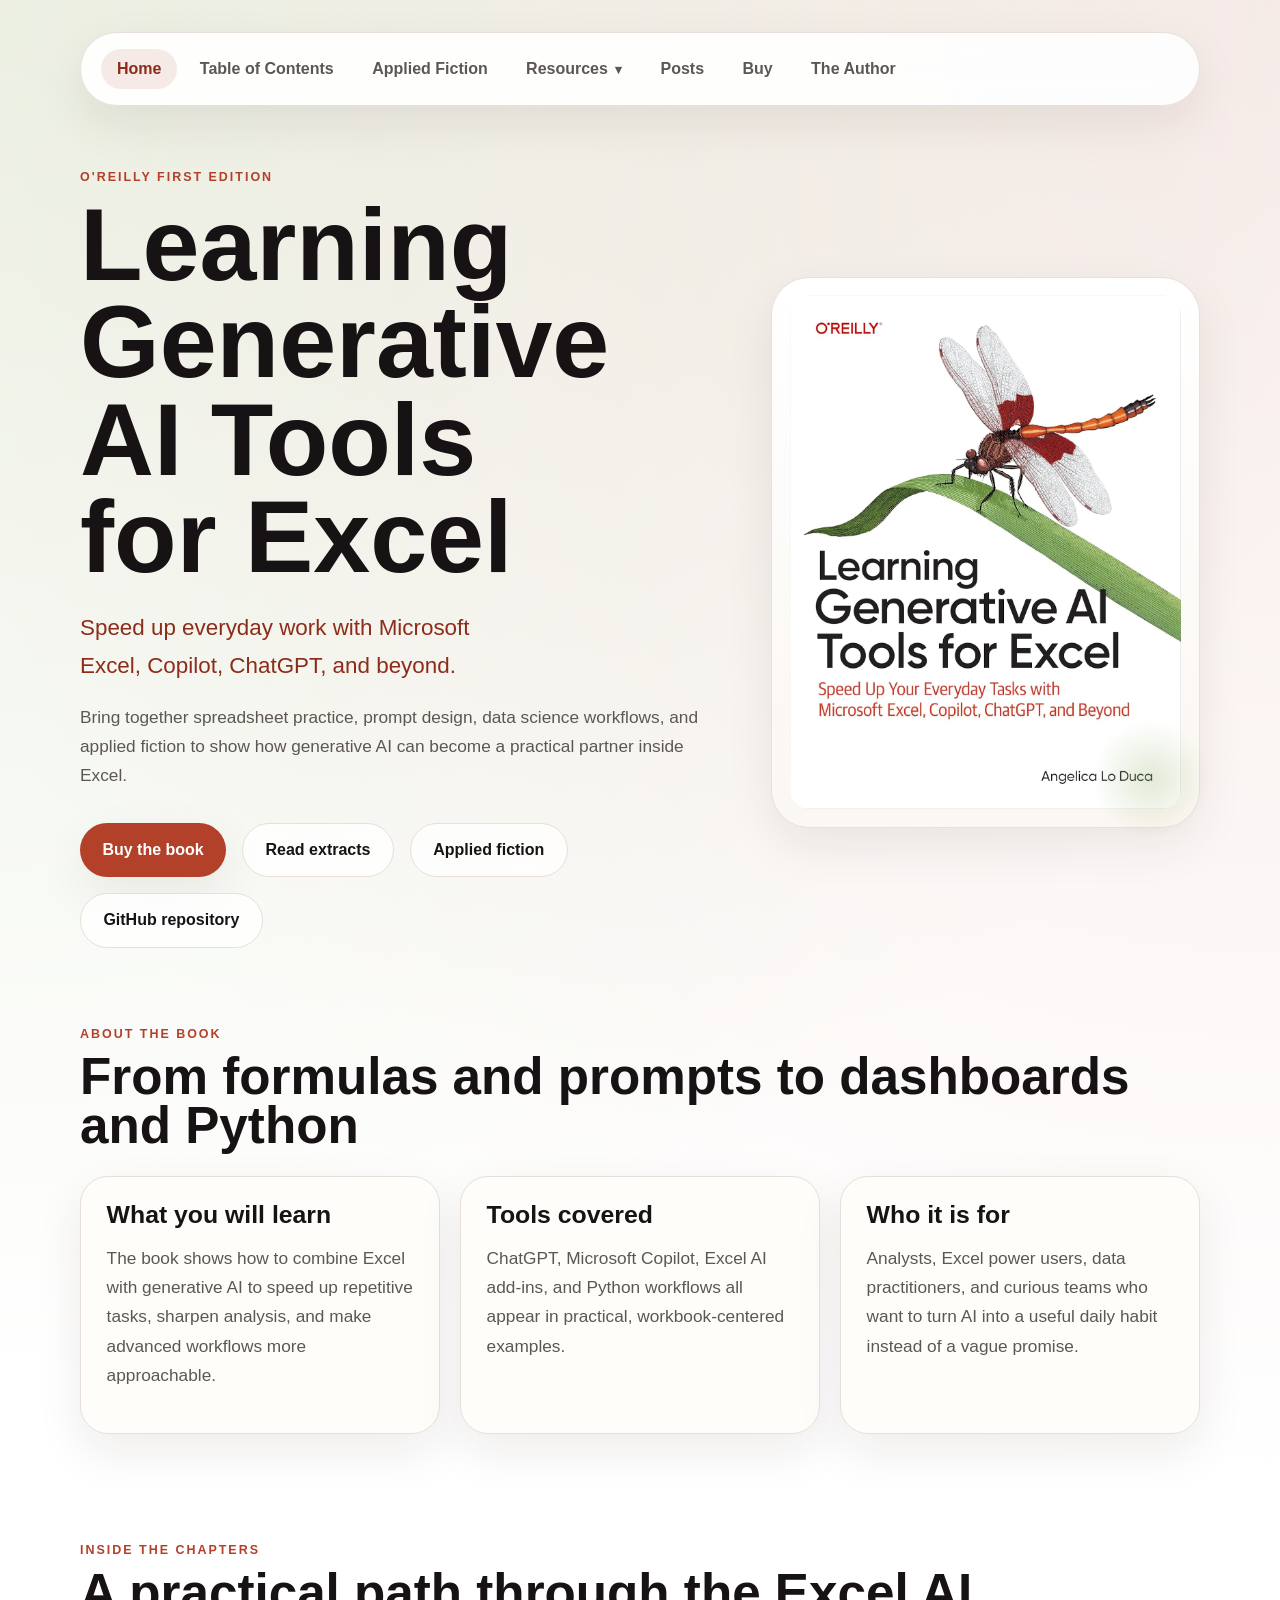
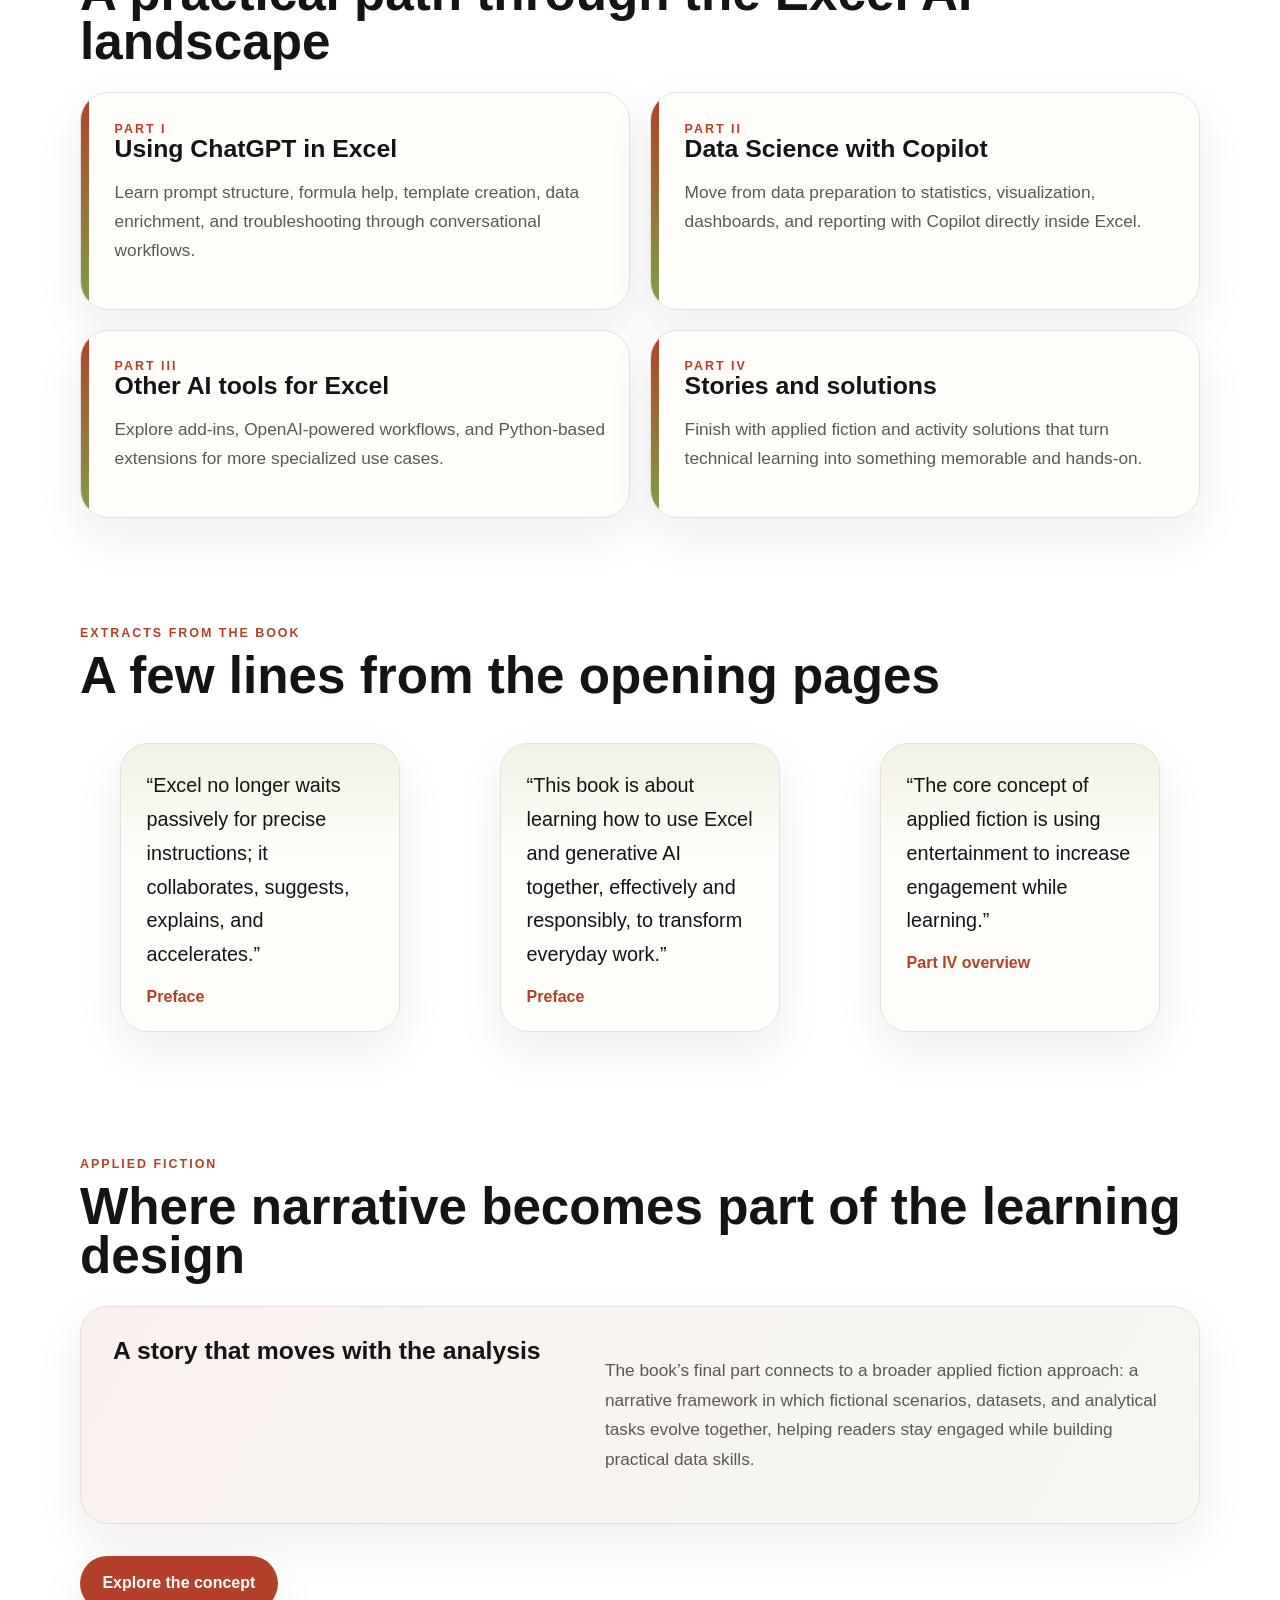
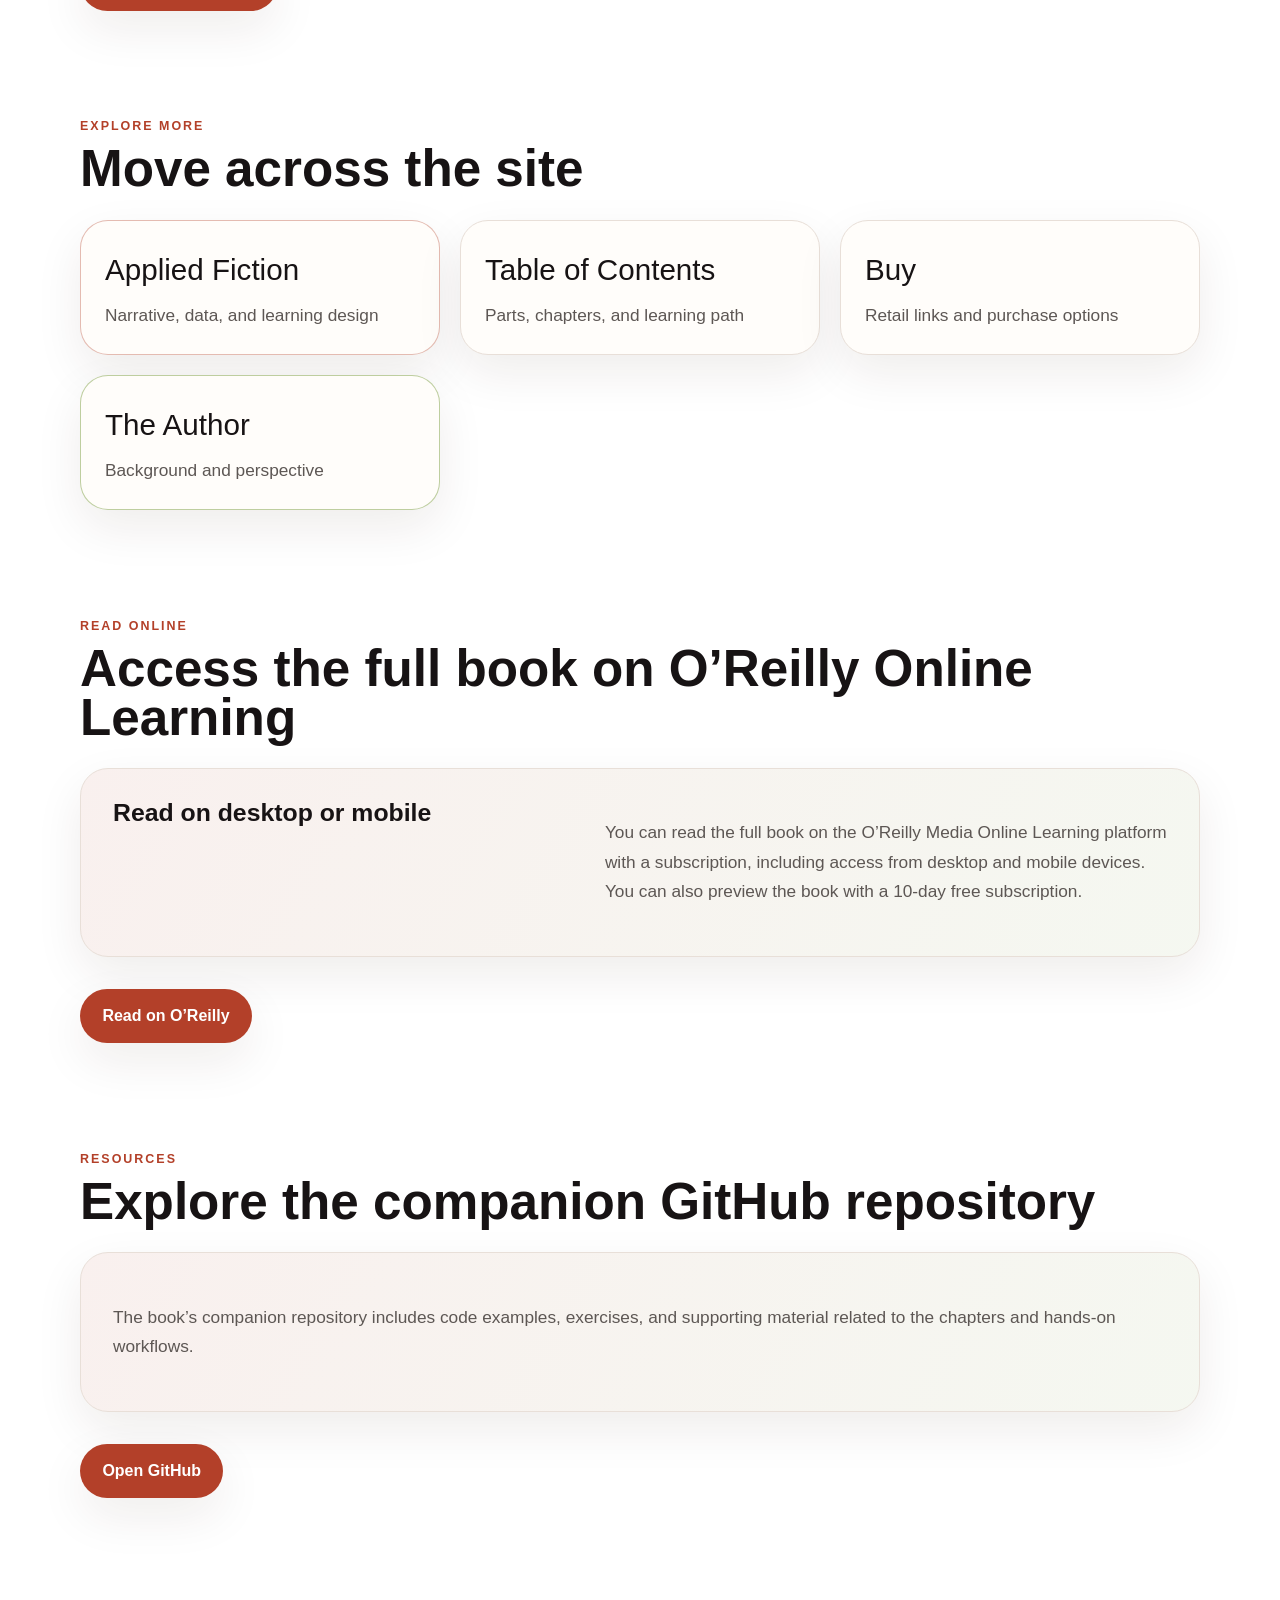
<file: index.html>
<!DOCTYPE html>
<html lang="en">
  <head>
    <meta charset="UTF-8" />
    <meta name="viewport" content="width=device-width, initial-scale=1.0" />
    <title>Learning Generative AI Tools for Excel</title>
    <meta
      name="description"
      content="A promotional website for Learning Generative AI Tools for Excel by Angelica Lo Duca."
    />
    <link rel="stylesheet" href="styles.css" />
  </head>
  <body>
    <div class="page-shell">
      <nav class="site-nav" aria-label="Main navigation">
        <div class="nav-links">
          <a class="nav-link nav-link-current" href="index.html">Home</a>
          <a class="nav-link" href="contents.html">Table of Contents</a>
          <a class="nav-link" href="applied-fiction.html">Applied Fiction</a>
          <details class="nav-dropdown">
            <summary class="nav-link">Resources</summary>
            <div class="nav-dropdown-menu">
              <a class="nav-dropdown-link" href="activities.html">Activities</a>
              <a class="nav-dropdown-link" href="quiz.html">Quizzes</a>
            </div>
          </details>
          <a class="nav-link" href="posts.html">Posts</a>
          <a class="nav-link" href="buy.html">Buy</a>
          <a class="nav-link" href="author.html">The Author</a>
        </div>
      </nav>
      <header class="hero">
        <div class="hero-copy">
          <p class="eyebrow">O'Reilly First Edition</p>
          <h1>Learning Generative AI Tools for Excel</h1>
          <p class="subtitle">
            Speed up everyday work with Microsoft Excel, Copilot, ChatGPT, and beyond.
          </p>
          <p class="lede">
            Bring together spreadsheet practice, prompt design, data
            science workflows, and applied fiction to show how generative AI can become
            a practical partner inside Excel.
          </p>
          <div class="hero-actions">
            <a class="button button-primary" href="buy.html">Buy the book</a>
            <a class="button button-secondary" href="#extracts">Read extracts</a>
            <a class="button button-secondary" href="applied-fiction.html">Applied fiction</a>
            <a
              class="button button-secondary"
              href="https://github.com/alod83/Learning-Generative-AI-Tools-for-Excel"
              target="_blank"
              rel="noreferrer"
            >
              GitHub repository
            </a>
          </div>
        </div>
        <div class="hero-art">
          <div class="cover-frame">
            <img
              src="images/cover.jpg"
              alt="Cover of Learning Generative AI Tools for Excel by Angelica Lo Duca"
            />
          </div>
        </div>
      </header>

      <main>
        <section class="section intro" id="about">
          <div class="section-heading">
            <p class="section-kicker">About the book</p>
            <h2>From formulas and prompts to dashboards and Python</h2>
          </div>
          <div class="info-grid">
            <article class="card">
              <h3>What you will learn</h3>
              <p>
                The book shows how to combine Excel with generative AI to speed up
                repetitive tasks, sharpen analysis, and make advanced workflows more
                approachable.
              </p>
            </article>
            <article class="card">
              <h3>Tools covered</h3>
              <p>
                ChatGPT, Microsoft Copilot, Excel AI add-ins, and Python workflows all
                appear in practical, workbook-centered examples.
              </p>
            </article>
            <article class="card">
              <h3>Who it is for</h3>
              <p>
                Analysts, Excel power users, data practitioners, and curious teams who
                want to turn AI into a useful daily habit instead of a vague promise.
              </p>
            </article>
          </div>
        </section>

        <section class="section highlights">
          <div class="section-heading">
            <p class="section-kicker">Inside the chapters</p>
            <h2>A practical path through the Excel AI landscape</h2>
          </div>
          <div class="timeline">
            <article class="timeline-card">
              <span class="timeline-label">Part I</span>
              <h3>Using ChatGPT in Excel</h3>
              <p>
                Learn prompt structure, formula help, template creation, data
                enrichment, and troubleshooting through conversational workflows.
              </p>
            </article>
            <article class="timeline-card">
              <span class="timeline-label">Part II</span>
              <h3>Data Science with Copilot</h3>
              <p>
                Move from data preparation to statistics, visualization, dashboards,
                and reporting with Copilot directly inside Excel.
              </p>
            </article>
            <article class="timeline-card">
              <span class="timeline-label">Part III</span>
              <h3>Other AI tools for Excel</h3>
              <p>
                Explore add-ins, OpenAI-powered workflows, and Python-based extensions
                for more specialized use cases.
              </p>
            </article>
            <article class="timeline-card">
              <span class="timeline-label">Part IV</span>
              <h3>Stories and solutions</h3>
              <p>
                Finish with applied fiction and activity solutions that turn technical
                learning into something memorable and hands-on.
              </p>
            </article>
          </div>
        </section>

        <section class="section extracts" id="extracts">
          <div class="section-heading">
            <p class="section-kicker">Extracts from the book</p>
            <h2>A few lines from the opening pages</h2>
          </div>
          <div class="extract-grid">
            <blockquote class="extract-card">
              <p>
                “Excel no longer waits passively for precise instructions; it
                collaborates, suggests, explains, and accelerates.”
              </p>
              <cite>Preface</cite>
            </blockquote>
            <blockquote class="extract-card">
              <p>
                “This book is about learning how to use Excel and generative AI
                together, effectively and responsibly, to transform everyday work.”
              </p>
              <cite>Preface</cite>
            </blockquote>
            <blockquote class="extract-card">
              <p>
                “The core concept of applied fiction is using entertainment to
                increase engagement while learning.”
              </p>
              <cite>Part IV overview</cite>
            </blockquote>
          </div>
        </section>

        <section class="section applied-fiction-preview">
          <div class="section-heading">
            <p class="section-kicker">Applied fiction</p>
            <h2>Where narrative becomes part of the learning design</h2>
          </div>
          <div class="author-panel">
            <div>
              <h3>A story that moves with the analysis</h3>
            </div>
            <p>
              The book’s final part connects to a broader applied fiction approach:
              a narrative framework in which fictional scenarios, datasets, and
              analytical tasks evolve together, helping readers stay engaged while
              building practical data skills.
            </p>
          </div>
          <div class="hero-actions">
            <a class="button button-primary" href="applied-fiction.html">Explore the concept</a>
          </div>
        </section>

        <section class="section quick-links">
          <div class="section-heading">
            <p class="section-kicker">Explore more</p>
            <h2>Move across the site</h2>
          </div>
          <div class="buy-grid">
            <a class="buy-card" href="applied-fiction.html">
              <span class="store-name">Applied Fiction</span>
              <span class="store-copy">Narrative, data, and learning design</span>
            </a>
            <a class="buy-card" href="contents.html">
              <span class="store-name">Table of Contents</span>
              <span class="store-copy">Parts, chapters, and learning path</span>
            </a>
            <a class="buy-card" href="buy.html">
              <span class="store-name">Buy</span>
              <span class="store-copy">Retail links and purchase options</span>
            </a>
            <a class="buy-card" href="author.html">
              <span class="store-name">The Author</span>
              <span class="store-copy">Background and perspective</span>
            </a>
          </div>
        </section>

        <section class="section oreilly-access">
          <div class="section-heading">
            <p class="section-kicker">Read online</p>
            <h2>Access the full book on O’Reilly Online Learning</h2>
          </div>
          <div class="author-panel">
            <div>
              <h3>Read on desktop or mobile</h3>
            </div>
            <p>
              You can read the full book on the O’Reilly Media Online Learning
              platform with a subscription, including access from desktop and mobile
              devices. You can also preview the book with a 10-day free subscription.
            </p>
          </div>
          <div class="hero-actions">
            <a
              class="button button-primary"
              href="https://learning.oreilly.com/library/view/learning-generative-ai/9781098190163/"
              target="_blank"
              rel="noreferrer"
            >
              Read on O’Reilly
            </a>
          </div>
        </section>

        <section class="section resources">
          <div class="section-heading">
            <p class="section-kicker">Resources</p>
            <h2>Explore the companion GitHub repository</h2>
          </div>
          <div class="author-panel">
            <p>
              The book’s companion repository includes code examples, exercises, and
              supporting material related to the chapters and hands-on workflows.
            </p>
          </div>
          <div class="hero-actions">
            <a
              class="button button-primary"
              href="https://github.com/alod83/Learning-Generative-AI-Tools-for-Excel"
              target="_blank"
              rel="noreferrer"
            >
              Open GitHub
            </a>
          </div>
        </section>
      </main>
    </div>
  </body>
</html>
</file>
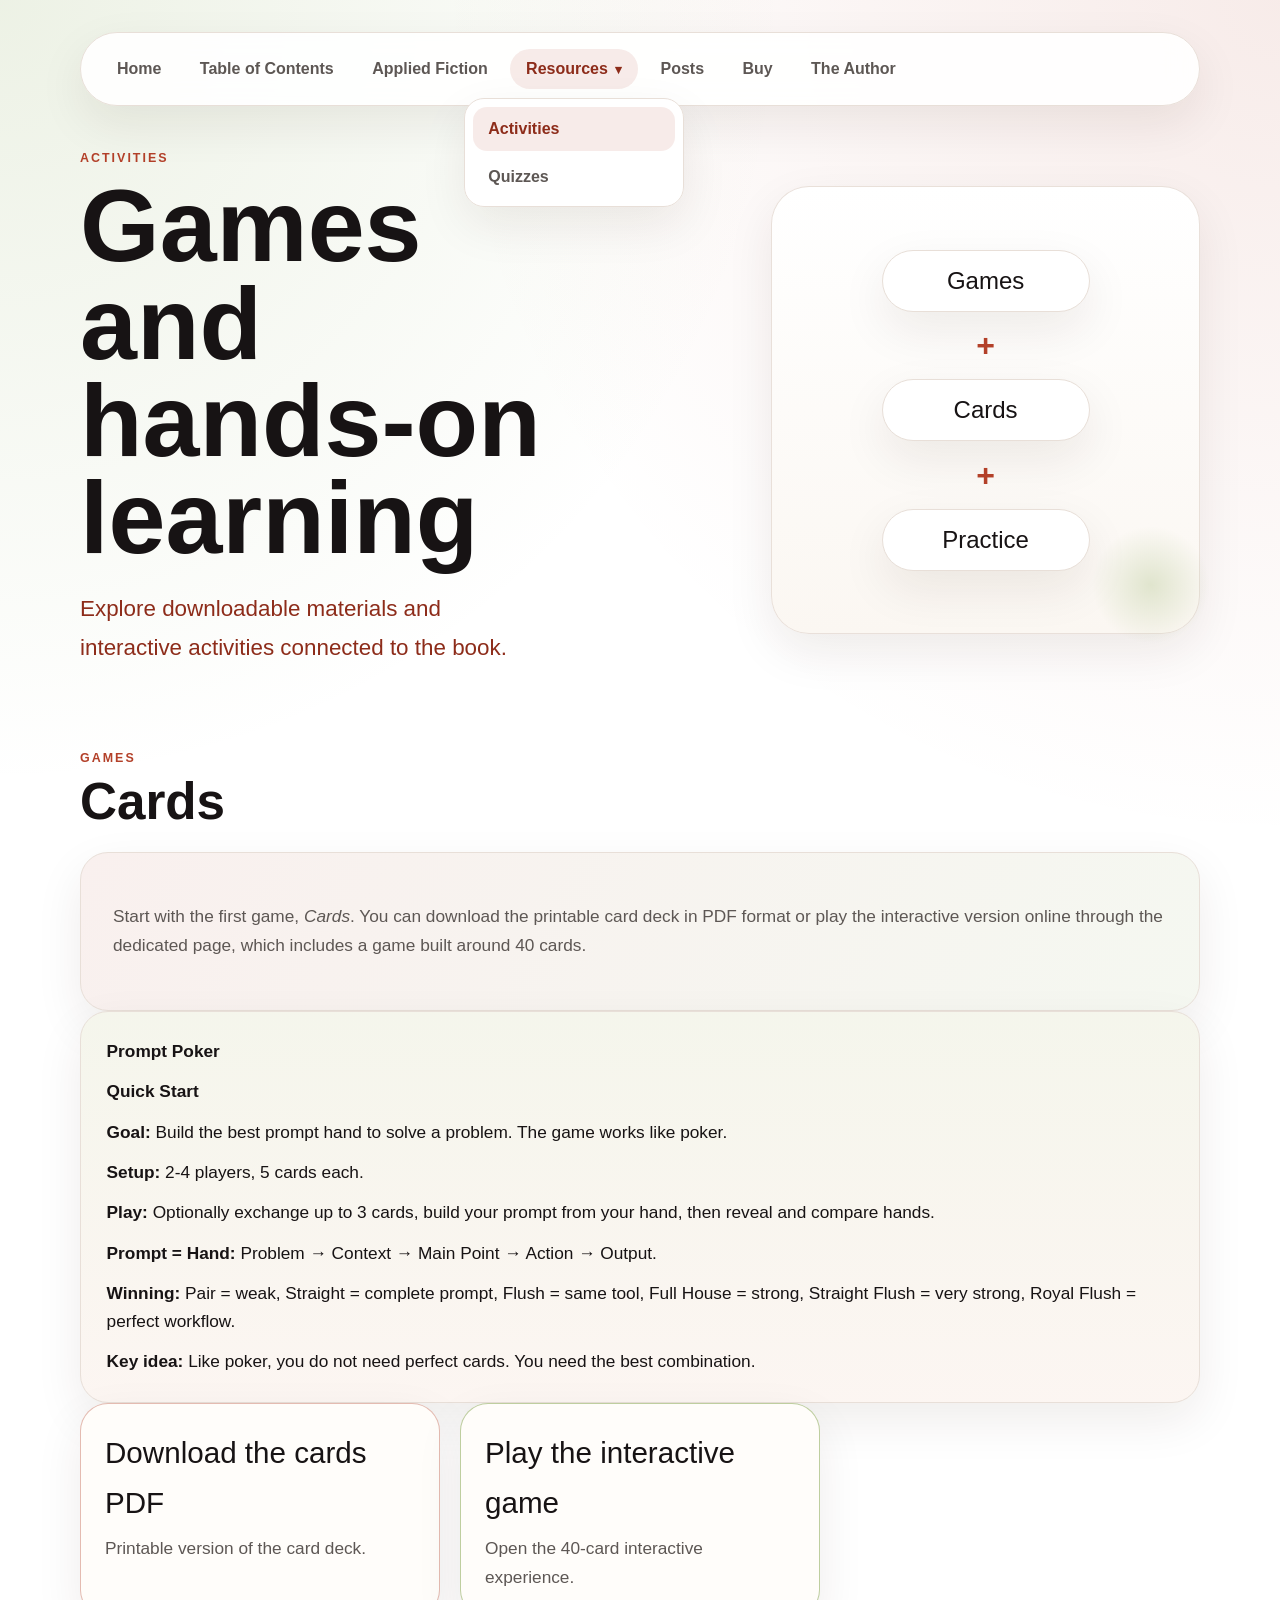
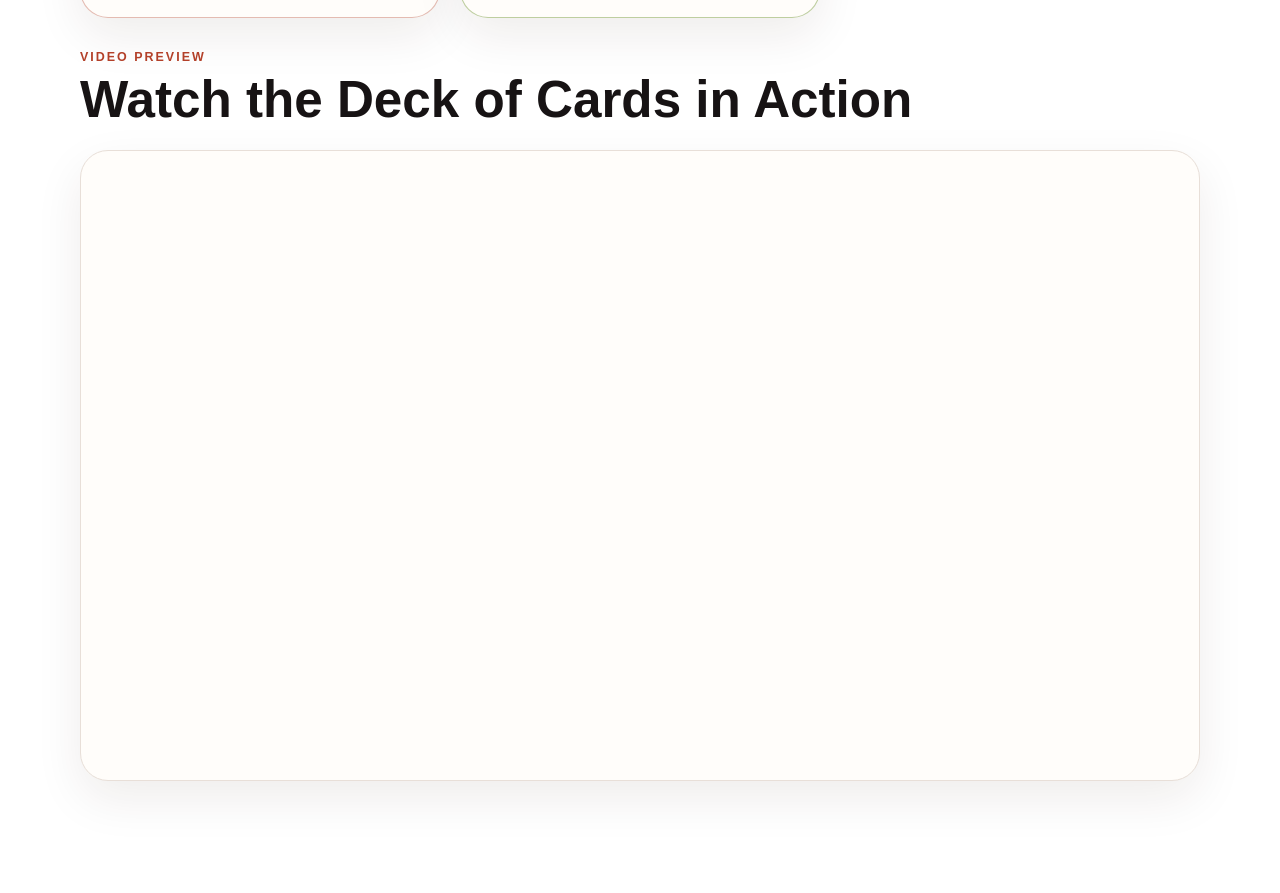
<file: activities.html>
<!DOCTYPE html>
<html lang="en">
  <head>
    <meta charset="UTF-8" />
    <meta name="viewport" content="width=device-width, initial-scale=1.0" />
    <title>Activities | Learning Generative AI Tools for Excel</title>
    <meta
      name="description"
      content="Explore games and activities related to Learning Generative AI Tools for Excel."
    />
    <link rel="stylesheet" href="styles.css" />
  </head>
  <body>
    <div class="page-shell">
      <nav class="site-nav" aria-label="Main navigation">
        <div class="nav-links">
          <a class="nav-link" href="index.html">Home</a>
          <a class="nav-link" href="contents.html">Table of Contents</a>
          <a class="nav-link" href="applied-fiction.html">Applied Fiction</a>
          <details class="nav-dropdown" open>
            <summary class="nav-link nav-link-current">Resources</summary>
            <div class="nav-dropdown-menu">
              <a class="nav-dropdown-link nav-dropdown-link-current" href="activities.html">Activities</a>
              <a class="nav-dropdown-link" href="quiz.html">Quizzes</a>
            </div>
          </details>
          <a class="nav-link" href="posts.html">Posts</a>
          <a class="nav-link" href="buy.html">Buy</a>
          <a class="nav-link" href="author.html">The Author</a>
        </div>
      </nav>

      <header class="hero hero-secondary">
        <div class="hero-copy">
          <p class="eyebrow">Activities</p>
          <h1>Games and hands-on learning</h1>
          <p class="subtitle">
            Explore downloadable materials and interactive activities connected to the book.
          </p>
        </div>
        <div class="hero-art">
          <div class="cover-frame concept-frame">
            <div class="concept-panel">
              <span class="concept-chip">Games</span>
              <span class="concept-plus">+</span>
              <span class="concept-chip">Cards</span>
              <span class="concept-plus">+</span>
              <span class="concept-chip">Practice</span>
            </div>
          </div>
        </div>
      </header>

      <main>
        <section class="section activities">
          <div class="section-heading">
            <p class="section-kicker">Games</p>
            <h2>Cards</h2>
          </div>
          <div class="author-panel">
            <p>
              Start with the first game, <em>Cards</em>. You can download the printable
              card deck in PDF format or play the interactive version online through
              the dedicated page, which includes a game built around 40 cards.
            </p>
          </div>
          <div class="toc-card">
            <p><strong>Prompt Poker</strong></p>
            <p><strong>Quick Start</strong></p>
            <p><strong>Goal:</strong> Build the best prompt hand to solve a problem. The game works like poker.</p>
            <p><strong>Setup:</strong> 2-4 players, 5 cards each.</p>
            <p><strong>Play:</strong> Optionally exchange up to 3 cards, build your prompt from your hand, then reveal and compare hands.</p>
            <p><strong>Prompt = Hand:</strong> Problem → Context → Main Point → Action → Output.</p>
            <p><strong>Winning:</strong> Pair = weak, Straight = complete prompt, Flush = same tool, Full House = strong, Straight Flush = very strong, Royal Flush = perfect workflow.</p>
            <p><strong>Key idea:</strong> Like poker, you do not need perfect cards. You need the best combination.</p>
          </div>
          <div class="buy-grid buy-grid-two">
            <a class="buy-card" href="download/cards.pdf" target="_blank" rel="noreferrer">
              <span class="store-name">Download the cards PDF</span>
              <span class="store-copy">Printable version of the card deck.</span>
            </a>
            <a class="buy-card" href="poker.html">
              <span class="store-name">Play the interactive game</span>
              <span class="store-copy">Open the 40-card interactive experience.</span>
            </a>
          </div>
          <div class="section-heading video-heading">
            <p class="section-kicker">Video Preview</p>
            <h2>Watch the Deck of Cards in Action</h2>
          </div>
          <div class="video-frame">
            <iframe
              src="https://www.youtube-nocookie.com/embed/7ndQfRXDuQ0"
              title="Prompt Poker video preview"
              loading="lazy"
              allow="accelerometer; clipboard-write; encrypted-media; gyroscope; picture-in-picture; web-share"
              allowfullscreen
            ></iframe>
          </div>
        </section>
      </main>
    </div>
  </body>
</html>
</file>
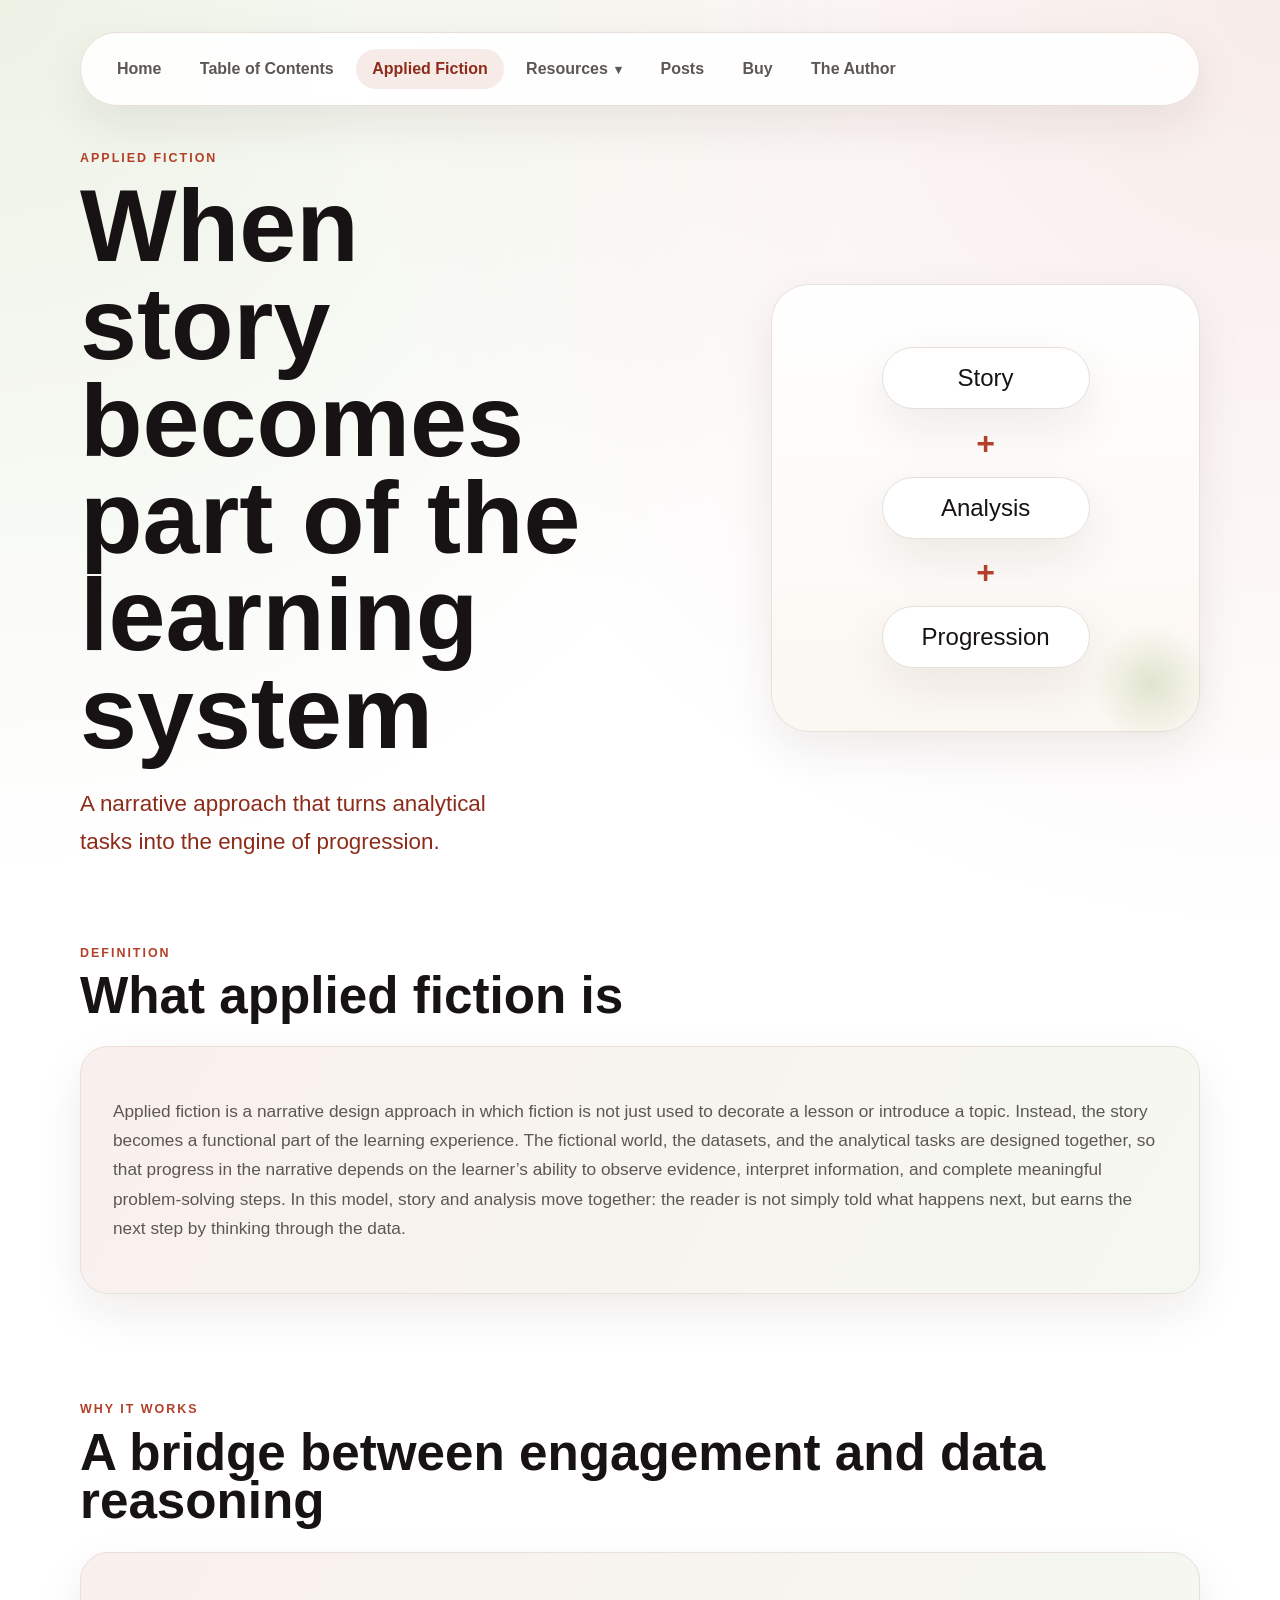
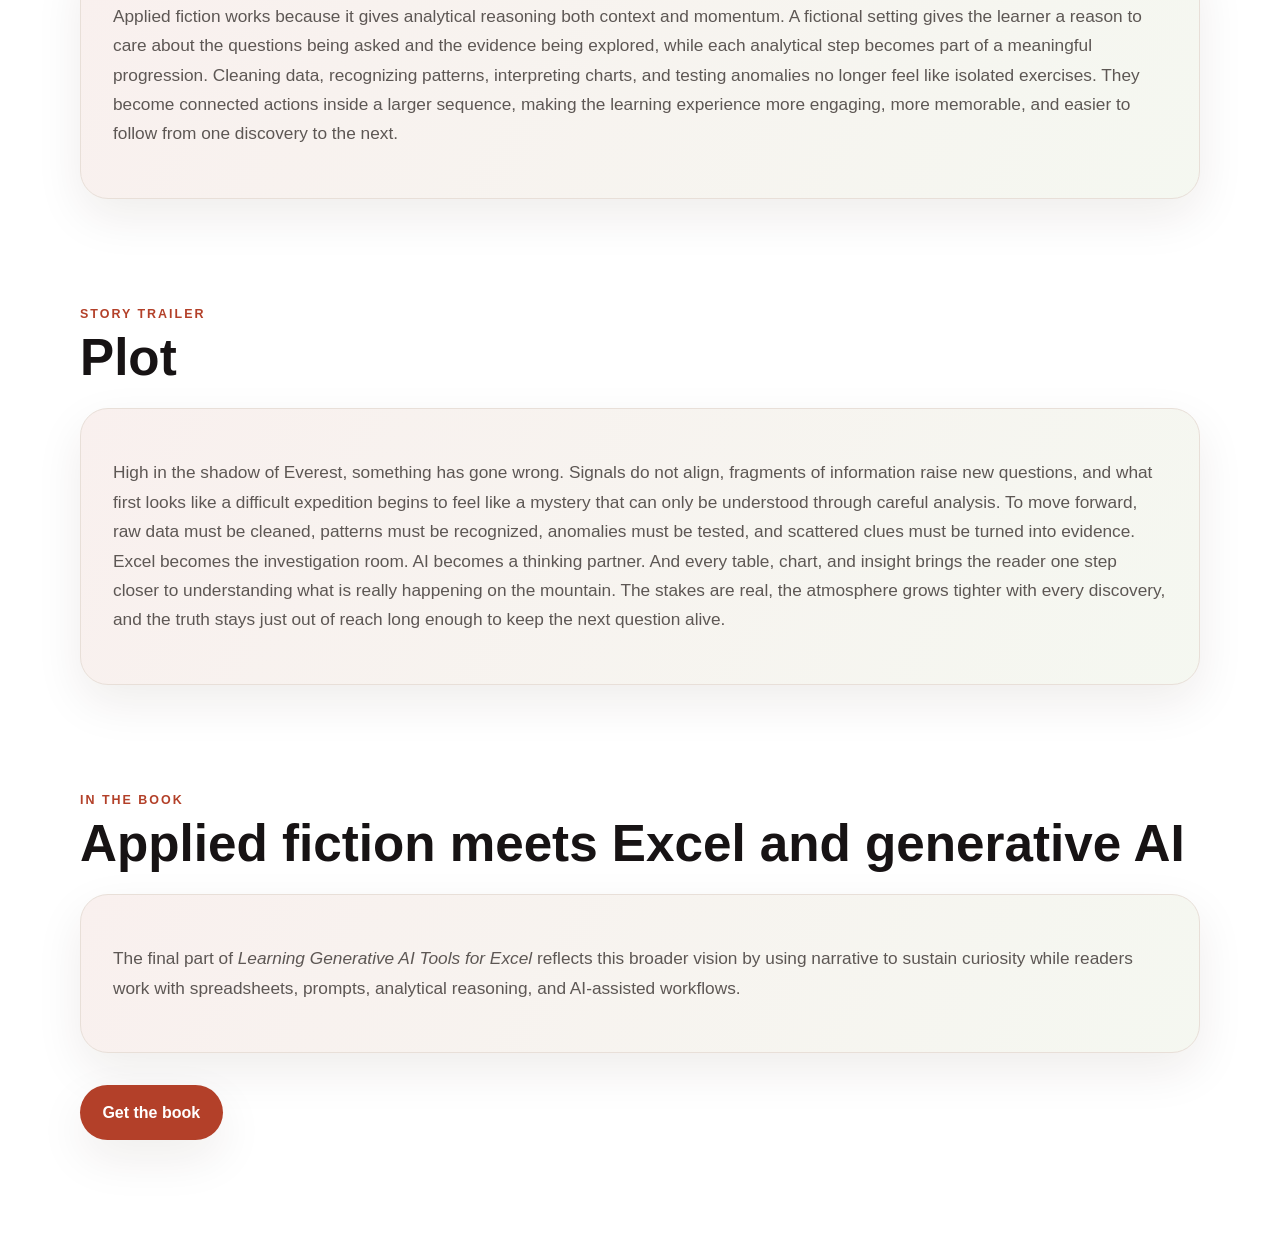
<file: applied-fiction.html>
<!DOCTYPE html>
<html lang="en">
  <head>
    <meta charset="UTF-8" />
    <meta name="viewport" content="width=device-width, initial-scale=1.0" />
    <title>Applied Fiction | Learning Generative AI Tools for Excel</title>
    <meta
      name="description"
      content="A definition of applied fiction and a spoiler-free story trailer inspired by the Everest learning scenario."
    />
    <link rel="stylesheet" href="styles.css" />
  </head>
  <body>
    <div class="page-shell">
      <nav class="site-nav" aria-label="Main navigation">
        <div class="nav-links">
          <a class="nav-link" href="index.html">Home</a>
          <a class="nav-link" href="contents.html">Table of Contents</a>
          <a class="nav-link nav-link-current" href="applied-fiction.html">Applied Fiction</a>
          <details class="nav-dropdown">
            <summary class="nav-link">Resources</summary>
            <div class="nav-dropdown-menu">
              <a class="nav-dropdown-link" href="activities.html">Activities</a>
              <a class="nav-dropdown-link" href="quiz.html">Quizzes</a>
            </div>
          </details>
          <a class="nav-link" href="posts.html">Posts</a>
          <a class="nav-link" href="buy.html">Buy</a>
          <a class="nav-link" href="author.html">The Author</a>
        </div>
      </nav>

      <header class="hero hero-secondary">
        <div class="hero-copy">
          <p class="eyebrow">Applied Fiction</p>
          <h1>When story becomes part of the learning system</h1>
          <p class="subtitle">
            A narrative approach that turns analytical tasks into the engine of progression.
          </p>
        </div>
        <div class="hero-art">
          <div class="cover-frame concept-frame">
            <div class="concept-panel">
              <span class="concept-chip">Story</span>
              <span class="concept-plus">+</span>
              <span class="concept-chip">Analysis</span>
              <span class="concept-plus">+</span>
              <span class="concept-chip">Progression</span>
            </div>
          </div>
        </div>
      </header>

      <main>
        <section class="section intro">
          <div class="section-heading">
            <p class="section-kicker">Definition</p>
            <h2>What applied fiction is</h2>
          </div>
          <div class="author-panel">
            <p>
              Applied fiction is a narrative design approach in which fiction is not
              just used to decorate a lesson or introduce a topic. Instead, the story
              becomes a functional part of the learning experience. The fictional
              world, the datasets, and the analytical tasks are designed together, so
              that progress in the narrative depends on the learner’s ability to
              observe evidence, interpret information, and complete meaningful
              problem-solving steps. In this model, story and analysis move together:
              the reader is not simply told what happens next, but earns the next step
              by thinking through the data.
            </p>
          </div>
        </section>

        <section class="section highlights">
          <div class="section-heading">
            <p class="section-kicker">Why it works</p>
            <h2>A bridge between engagement and data reasoning</h2>
          </div>
          <div class="author-panel">
            <p>
              Applied fiction works because it gives analytical reasoning both
              context and momentum. A fictional setting gives the learner a reason to
              care about the questions being asked and the evidence being explored,
              while each analytical step becomes part of a meaningful progression.
              Cleaning data, recognizing patterns, interpreting charts, and testing
              anomalies no longer feel like isolated exercises. They become connected
              actions inside a larger sequence, making the learning experience more
              engaging, more memorable, and easier to follow from one discovery to
              the next.
            </p>
          </div>
        </section>

        <section class="section extracts">
          <div class="section-heading">
            <p class="section-kicker">Story trailer</p>
            <h2>Plot</h2>
          </div>
          <div class="author-panel">
            <p>
              High in the shadow of Everest, something has gone wrong. Signals do not
              align, fragments of information raise new questions, and what first
              looks like a difficult expedition begins to feel like a mystery that can
              only be understood through careful analysis. To move forward, raw data
              must be cleaned, patterns must be recognized, anomalies must be tested,
              and scattered clues must be turned into evidence. Excel becomes the
              investigation room. AI becomes a thinking partner. And every table,
              chart, and insight brings the reader one step closer to understanding
              what is really happening on the mountain. The stakes are real, the
              atmosphere grows tighter with every discovery, and the truth stays just
              out of reach long enough to keep the next question alive.
            </p>
          </div>
        </section>

        <section class="section buy">
          <div class="section-heading">
            <p class="section-kicker">In the book</p>
            <h2>Applied fiction meets Excel and generative AI</h2>
          </div>
          <div class="author-panel">
            <p>
              The final part of <em>Learning Generative AI Tools for Excel</em>
              reflects this broader vision by using narrative to sustain curiosity
              while readers work with spreadsheets, prompts, analytical reasoning, and
              AI-assisted workflows.
            </p>
          </div>
          <div class="hero-actions">
            <a class="button button-primary" href="buy.html">Get the book</a>
          </div>
        </section>
      </main>
    </div>
  </body>
</html>
</file>
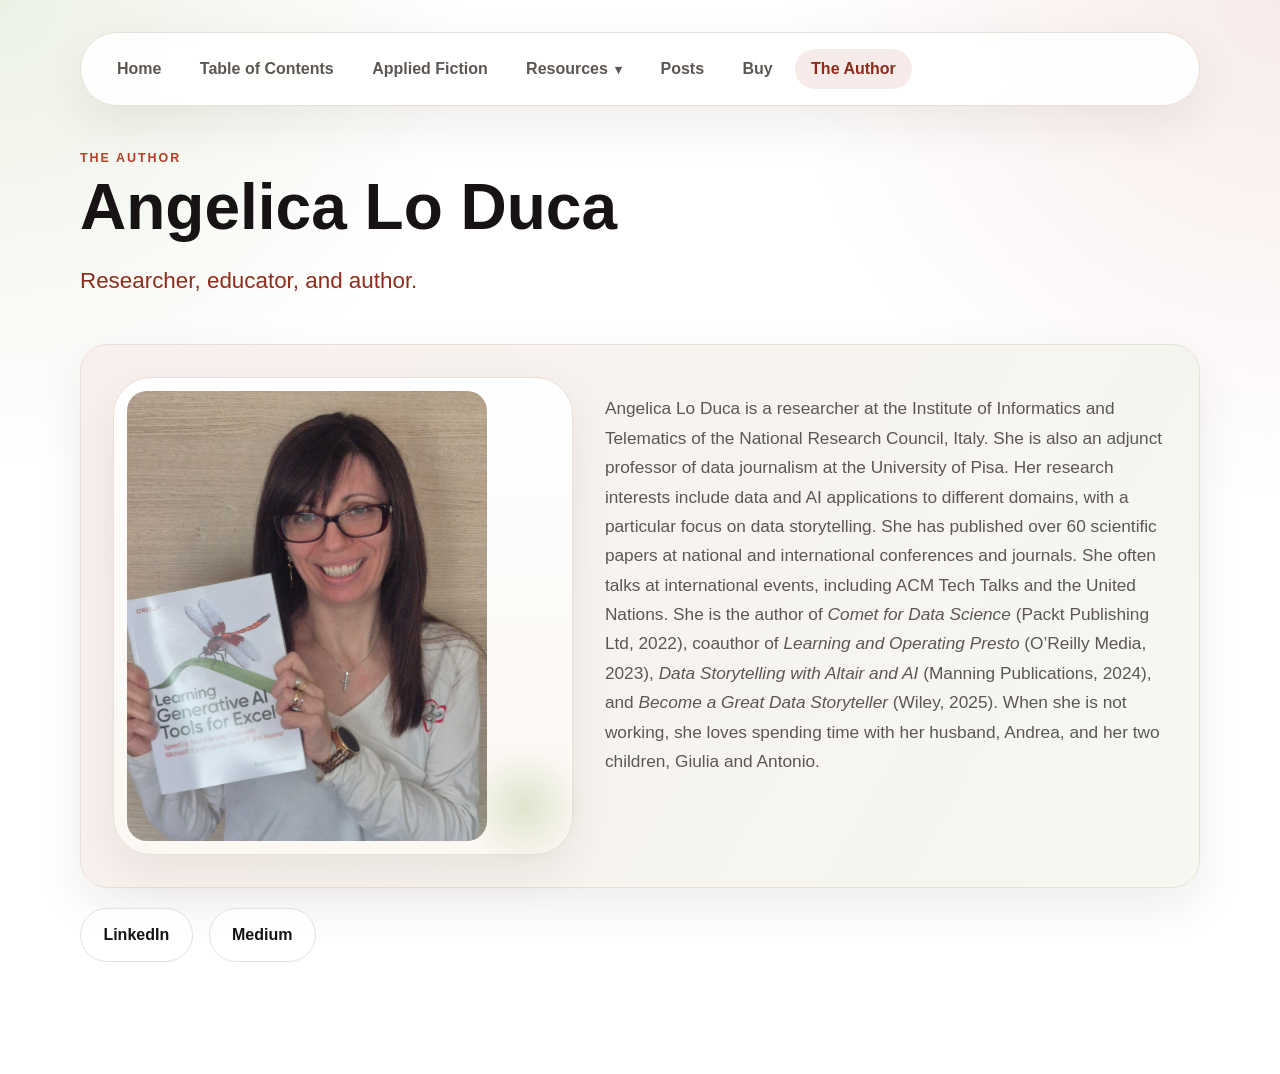
<file: author.html>
<!DOCTYPE html>
<html lang="en">
  <head>
    <meta charset="UTF-8" />
    <meta name="viewport" content="width=device-width, initial-scale=1.0" />
    <title>The Author | Learning Generative AI Tools for Excel</title>
    <meta
      name="description"
      content="About Angelica Lo Duca, author of Learning Generative AI Tools for Excel."
    />
    <link rel="stylesheet" href="styles.css" />
  </head>
  <body>
    <div class="page-shell">
      <nav class="site-nav" aria-label="Main navigation">
        <div class="nav-links">
          <a class="nav-link" href="index.html">Home</a>
          <a class="nav-link" href="contents.html">Table of Contents</a>
          <a class="nav-link" href="applied-fiction.html">Applied Fiction</a>
          <details class="nav-dropdown">
            <summary class="nav-link">Resources</summary>
            <div class="nav-dropdown-menu">
              <a class="nav-dropdown-link" href="activities.html">Activities</a>
              <a class="nav-dropdown-link" href="quiz.html">Quizzes</a>
            </div>
          </details>
          <a class="nav-link" href="posts.html">Posts</a>
          <a class="nav-link" href="buy.html">Buy</a>
          <a class="nav-link nav-link-current" href="author.html">The Author</a>
        </div>
      </nav>

      <header class="hero hero-secondary">
        <div class="hero-copy">
          <p class="eyebrow">The Author</p>
          <h1 class="author-title">Angelica Lo Duca</h1>
          <p class="subtitle">Researcher, educator, and author.</p>
        </div>
      </header>

      <main>
        <section class="section author">
          <div class="author-panel">
            <div class="cover-frame author-photo-frame">
              <img
                class="author-photo"
                src="images/LoDuca.jpg"
                alt="Portrait of Angelica Lo Duca"
              />
            </div>
            <p>
              Angelica Lo Duca is a researcher at the Institute of Informatics and
              Telematics of the National Research Council, Italy. She is also an
              adjunct professor of data journalism at the University of Pisa. Her
              research interests include data and AI applications to different
              domains, with a particular focus on data storytelling. She has
              published over 60 scientific papers at national and international
              conferences and journals. She often talks at international events,
              including ACM Tech Talks and the United Nations. She is the author of
              <em>Comet for Data Science</em> (Packt Publishing Ltd, 2022), coauthor
              of <em>Learning and Operating Presto</em> (O’Reilly Media, 2023),
              <em>Data Storytelling with Altair and AI</em> (Manning Publications,
              2024), and <em>Become a Great Data Storyteller</em> (Wiley, 2025). When
              she is not working, she loves spending time with her husband, Andrea,
              and her two children, Giulia and Antonio.
            </p>
          </div>
          <div class="hero-actions author-links">
            <a
              class="button button-secondary"
              href="https://www.linkedin.com/in/angelicaloduca/"
              target="_blank"
              rel="noreferrer"
            >
              LinkedIn
            </a>
            <a
              class="button button-secondary"
              href="https://medium.com/@alod83"
              target="_blank"
              rel="noreferrer"
            >
              Medium
            </a>
          </div>
        </section>
      </main>
    </div>
  </body>
</html>
</file>
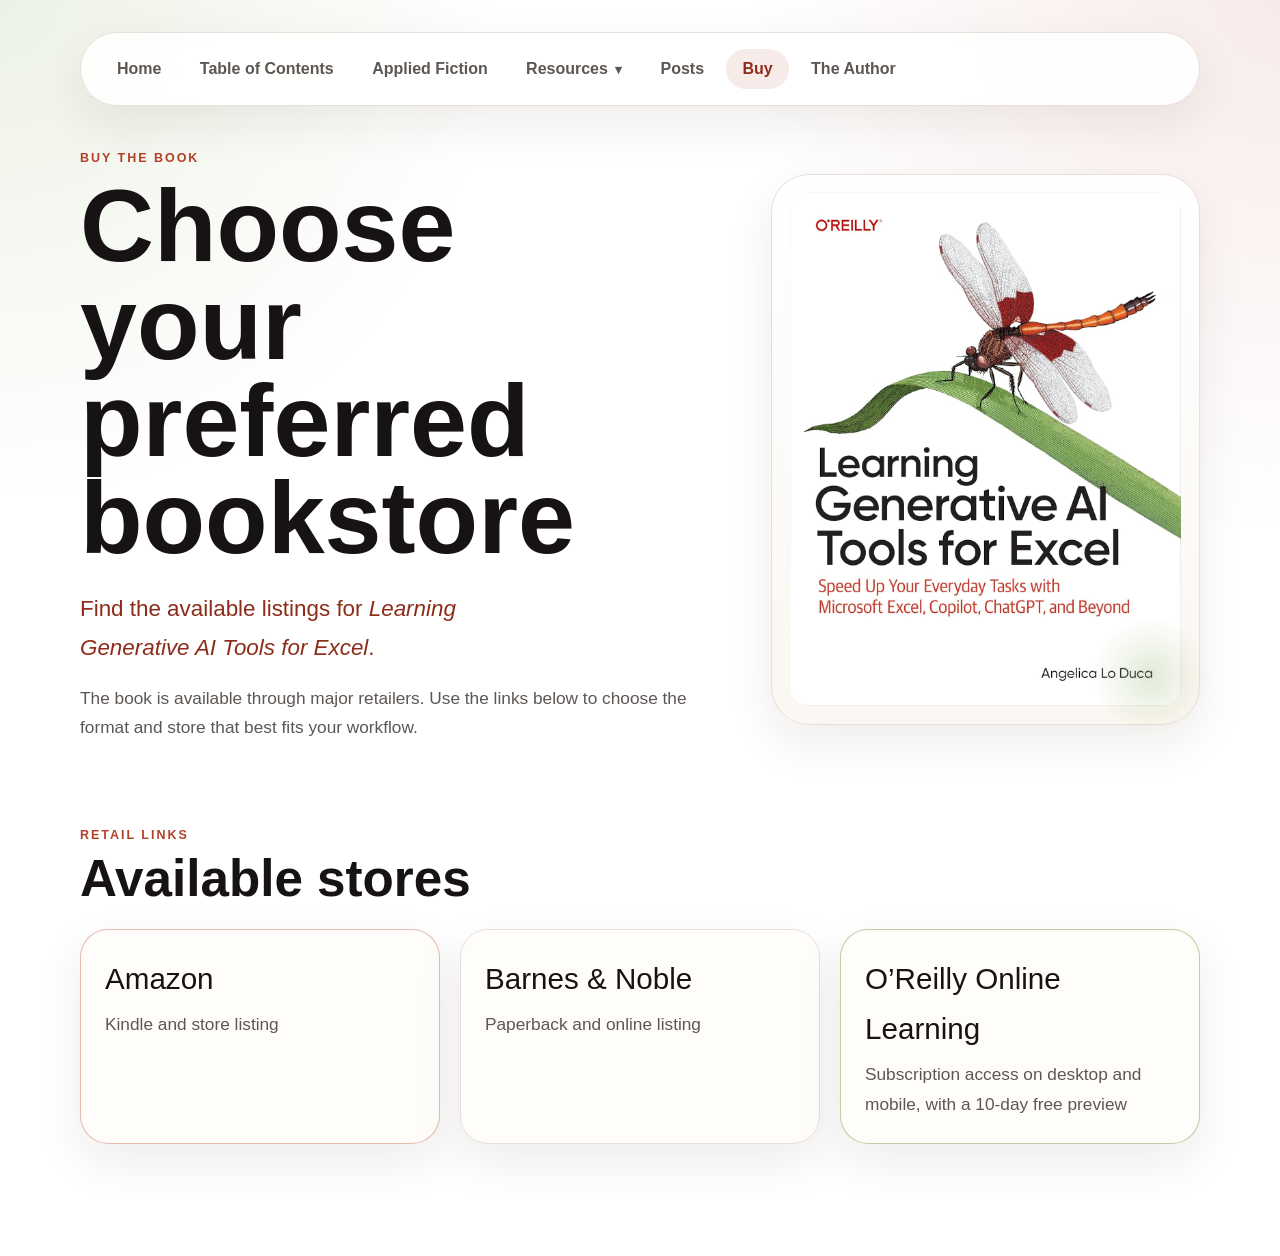
<file: buy.html>
<!DOCTYPE html>
<html lang="en">
  <head>
    <meta charset="UTF-8" />
    <meta name="viewport" content="width=device-width, initial-scale=1.0" />
    <title>Buy | Learning Generative AI Tools for Excel</title>
    <meta
      name="description"
      content="Where to buy Learning Generative AI Tools for Excel by Angelica Lo Duca."
    />
    <link rel="stylesheet" href="styles.css" />
  </head>
  <body>
    <div class="page-shell">
      <nav class="site-nav" aria-label="Main navigation">
        <div class="nav-links">
          <a class="nav-link" href="index.html">Home</a>
          <a class="nav-link" href="contents.html">Table of Contents</a>
          <a class="nav-link" href="applied-fiction.html">Applied Fiction</a>
          <details class="nav-dropdown">
            <summary class="nav-link">Resources</summary>
            <div class="nav-dropdown-menu">
              <a class="nav-dropdown-link" href="activities.html">Activities</a>
              <a class="nav-dropdown-link" href="quiz.html">Quizzes</a>
            </div>
          </details>
          <a class="nav-link" href="posts.html">Posts</a>
          <a class="nav-link nav-link-current" href="buy.html">Buy</a>
          <a class="nav-link" href="author.html">The Author</a>
        </div>
      </nav>

      <header class="hero hero-secondary">
        <div class="hero-copy">
          <p class="eyebrow">Buy the book</p>
          <h1>Choose your preferred bookstore</h1>
          <p class="subtitle">
            Find the available listings for <em>Learning Generative AI Tools for Excel</em>.
          </p>
          <p class="lede">
            The book is available through major retailers. Use the links below to
            choose the format and store that best fits your workflow.
          </p>
        </div>
        <div class="hero-art">
          <div class="cover-frame">
            <img
              src="images/cover.jpg"
              alt="Cover of Learning Generative AI Tools for Excel by Angelica Lo Duca"
            />
          </div>
        </div>
      </header>

      <main>
        <section class="section buy">
          <div class="section-heading">
            <p class="section-kicker">Retail links</p>
            <h2>Available stores</h2>
          </div>
          <div class="buy-grid buy-grid-two">
            <a
              class="buy-card"
              href="https://us.amazon.com/Learning-Generative-Tools-Excel-Microsoft-ebook/dp/B0GHPTVTZ8"
              target="_blank"
              rel="noreferrer"
            >
              <span class="store-name">Amazon</span>
              <span class="store-copy">Kindle and store listing</span>
            </a>
            <a
              class="buy-card"
              href="https://www.barnesandnoble.com/w/learning-generative-ai-tools-for-excel-angelica-lo-duca/1148634682?ean=9781098190170"
              target="_blank"
              rel="noreferrer"
            >
              <span class="store-name">Barnes &amp; Noble</span>
              <span class="store-copy">Paperback and online listing</span>
            </a>
            <a
              class="buy-card"
              href="https://learning.oreilly.com/library/view/learning-generative-ai/9781098190163/"
              target="_blank"
              rel="noreferrer"
            >
              <span class="store-name">O’Reilly Online Learning</span>
              <span class="store-copy">
                Subscription access on desktop and mobile, with a 10-day free preview
              </span>
            </a>
          </div>
        </section>

        
      </main>
    </div>
  </body>
</html>
</file>
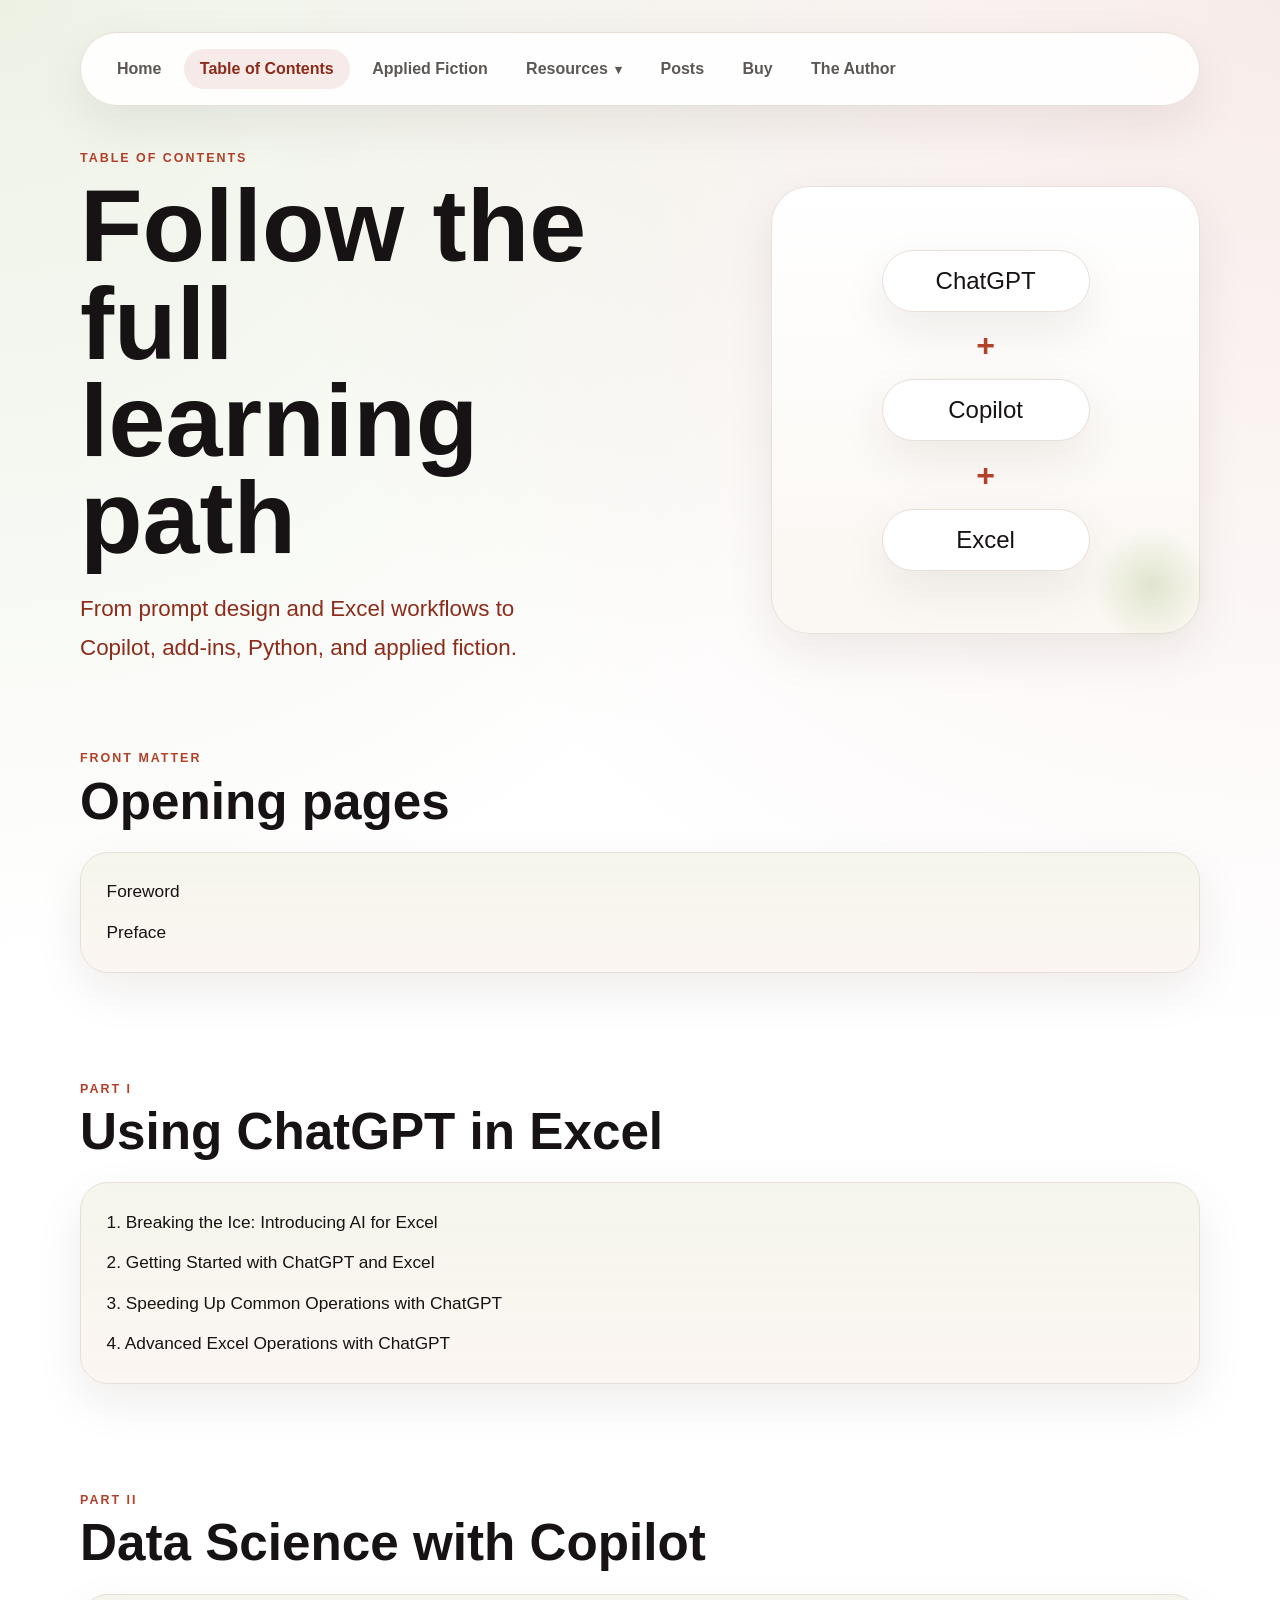
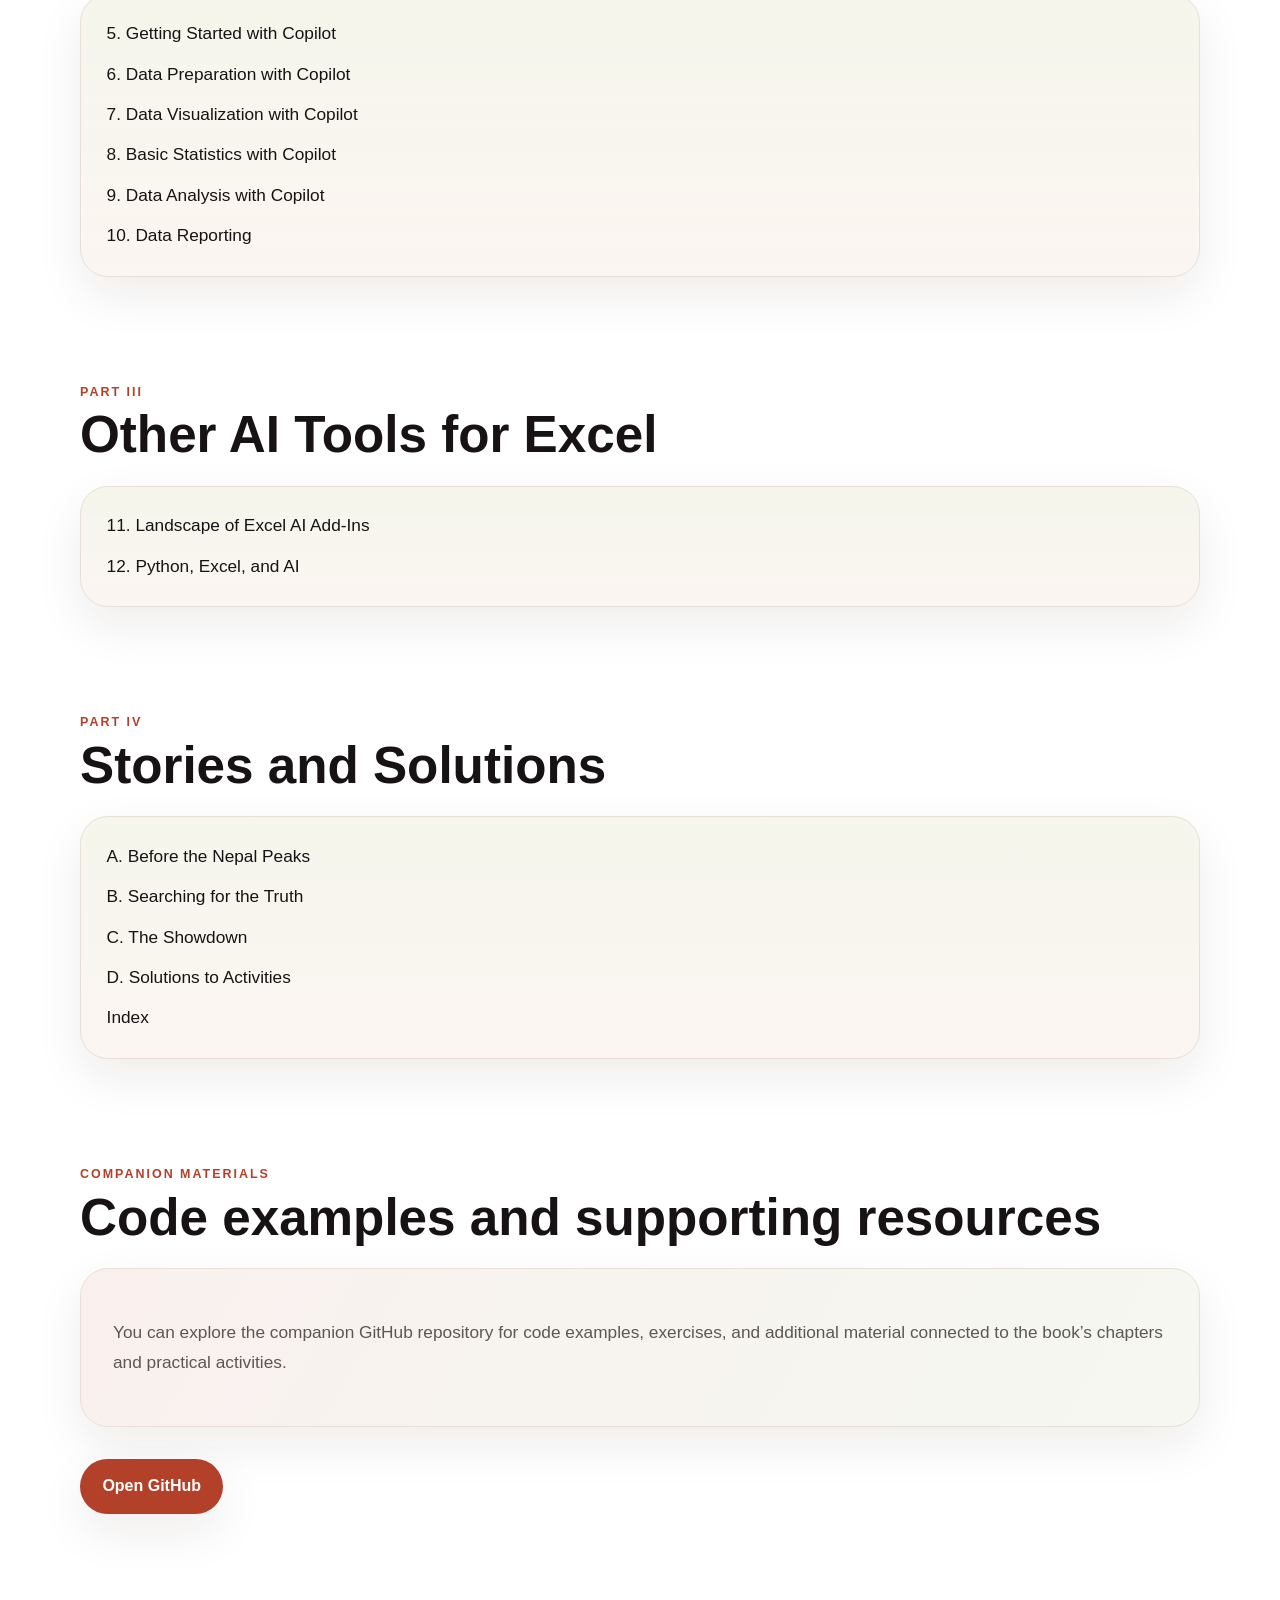
<file: contents.html>
<!DOCTYPE html>
<html lang="en">
  <head>
    <meta charset="UTF-8" />
    <meta name="viewport" content="width=device-width, initial-scale=1.0" />
    <title>Table of Contents | Learning Generative AI Tools for Excel</title>
    <meta
      name="description"
      content="Explore the table of contents for Learning Generative AI Tools for Excel."
    />
    <link rel="stylesheet" href="styles.css" />
  </head>
  <body>
    <div class="page-shell">
      <nav class="site-nav" aria-label="Main navigation">
        <div class="nav-links">
          <a class="nav-link" href="index.html">Home</a>
          <a class="nav-link nav-link-current" href="contents.html">Table of Contents</a>
          <a class="nav-link" href="applied-fiction.html">Applied Fiction</a>
          <details class="nav-dropdown">
            <summary class="nav-link">Resources</summary>
            <div class="nav-dropdown-menu">
              <a class="nav-dropdown-link" href="activities.html">Activities</a>
              <a class="nav-dropdown-link" href="quiz.html">Quizzes</a>
            </div>
          </details>
          <a class="nav-link" href="posts.html">Posts</a>
          <a class="nav-link" href="buy.html">Buy</a>
          <a class="nav-link" href="author.html">The Author</a>
        </div>
      </nav>

      <header class="hero hero-secondary">
        <div class="hero-copy">
          <p class="eyebrow">Table of Contents</p>
          <h1>Follow the full learning path</h1>
          <p class="subtitle">
            From prompt design and Excel workflows to Copilot, add-ins, Python, and applied fiction.
          </p>
        </div>
        <div class="hero-art">
          <div class="cover-frame concept-frame">
            <div class="concept-panel">
              <span class="concept-chip">ChatGPT</span>
              <span class="concept-plus">+</span>
              <span class="concept-chip">Copilot</span>
              <span class="concept-plus">+</span>
              <span class="concept-chip">Excel</span>
            </div>
          </div>
        </div>
      </header>

      <main>
        <section class="section toc-section">
          <div class="section-heading">
            <p class="section-kicker">Front matter</p>
            <h2>Opening pages</h2>
          </div>
          <div class="toc-card">
            <p>Foreword</p>
            <p>Preface</p>
          </div>
        </section>

        <section class="section toc-section">
          <div class="section-heading">
            <p class="section-kicker">Part I</p>
            <h2>Using ChatGPT in Excel</h2>
          </div>
          <div class="toc-card">
            <p>1. Breaking the Ice: Introducing AI for Excel</p>
            <p>2. Getting Started with ChatGPT and Excel</p>
            <p>3. Speeding Up Common Operations with ChatGPT</p>
            <p>4. Advanced Excel Operations with ChatGPT</p>
          </div>
        </section>

        <section class="section toc-section">
          <div class="section-heading">
            <p class="section-kicker">Part II</p>
            <h2>Data Science with Copilot</h2>
          </div>
          <div class="toc-card">
            <p>5. Getting Started with Copilot</p>
            <p>6. Data Preparation with Copilot</p>
            <p>7. Data Visualization with Copilot</p>
            <p>8. Basic Statistics with Copilot</p>
            <p>9. Data Analysis with Copilot</p>
            <p>10. Data Reporting</p>
          </div>
        </section>

        <section class="section toc-section">
          <div class="section-heading">
            <p class="section-kicker">Part III</p>
            <h2>Other AI Tools for Excel</h2>
          </div>
          <div class="toc-card">
            <p>11. Landscape of Excel AI Add-Ins</p>
            <p>12. Python, Excel, and AI</p>
          </div>
        </section>

        <section class="section toc-section">
          <div class="section-heading">
            <p class="section-kicker">Part IV</p>
            <h2>Stories and Solutions</h2>
          </div>
          <div class="toc-card">
            <p>A. Before the Nepal Peaks</p>
            <p>B. Searching for the Truth</p>
            <p>C. The Showdown</p>
            <p>D. Solutions to Activities</p>
            <p>Index</p>
          </div>
        </section>

        <section class="section resources">
          <div class="section-heading">
            <p class="section-kicker">Companion materials</p>
            <h2>Code examples and supporting resources</h2>
          </div>
          <div class="author-panel">
            <p>
              You can explore the companion GitHub repository for code examples,
              exercises, and additional material connected to the book’s chapters and
              practical activities.
            </p>
          </div>
          <div class="hero-actions">
            <a
              class="button button-primary"
              href="https://github.com/alod83/Learning-Generative-AI-Tools-for-Excel"
              target="_blank"
              rel="noreferrer"
            >
              Open GitHub
            </a>
          </div>
        </section>
      </main>
    </div>
  </body>
</html>
</file>
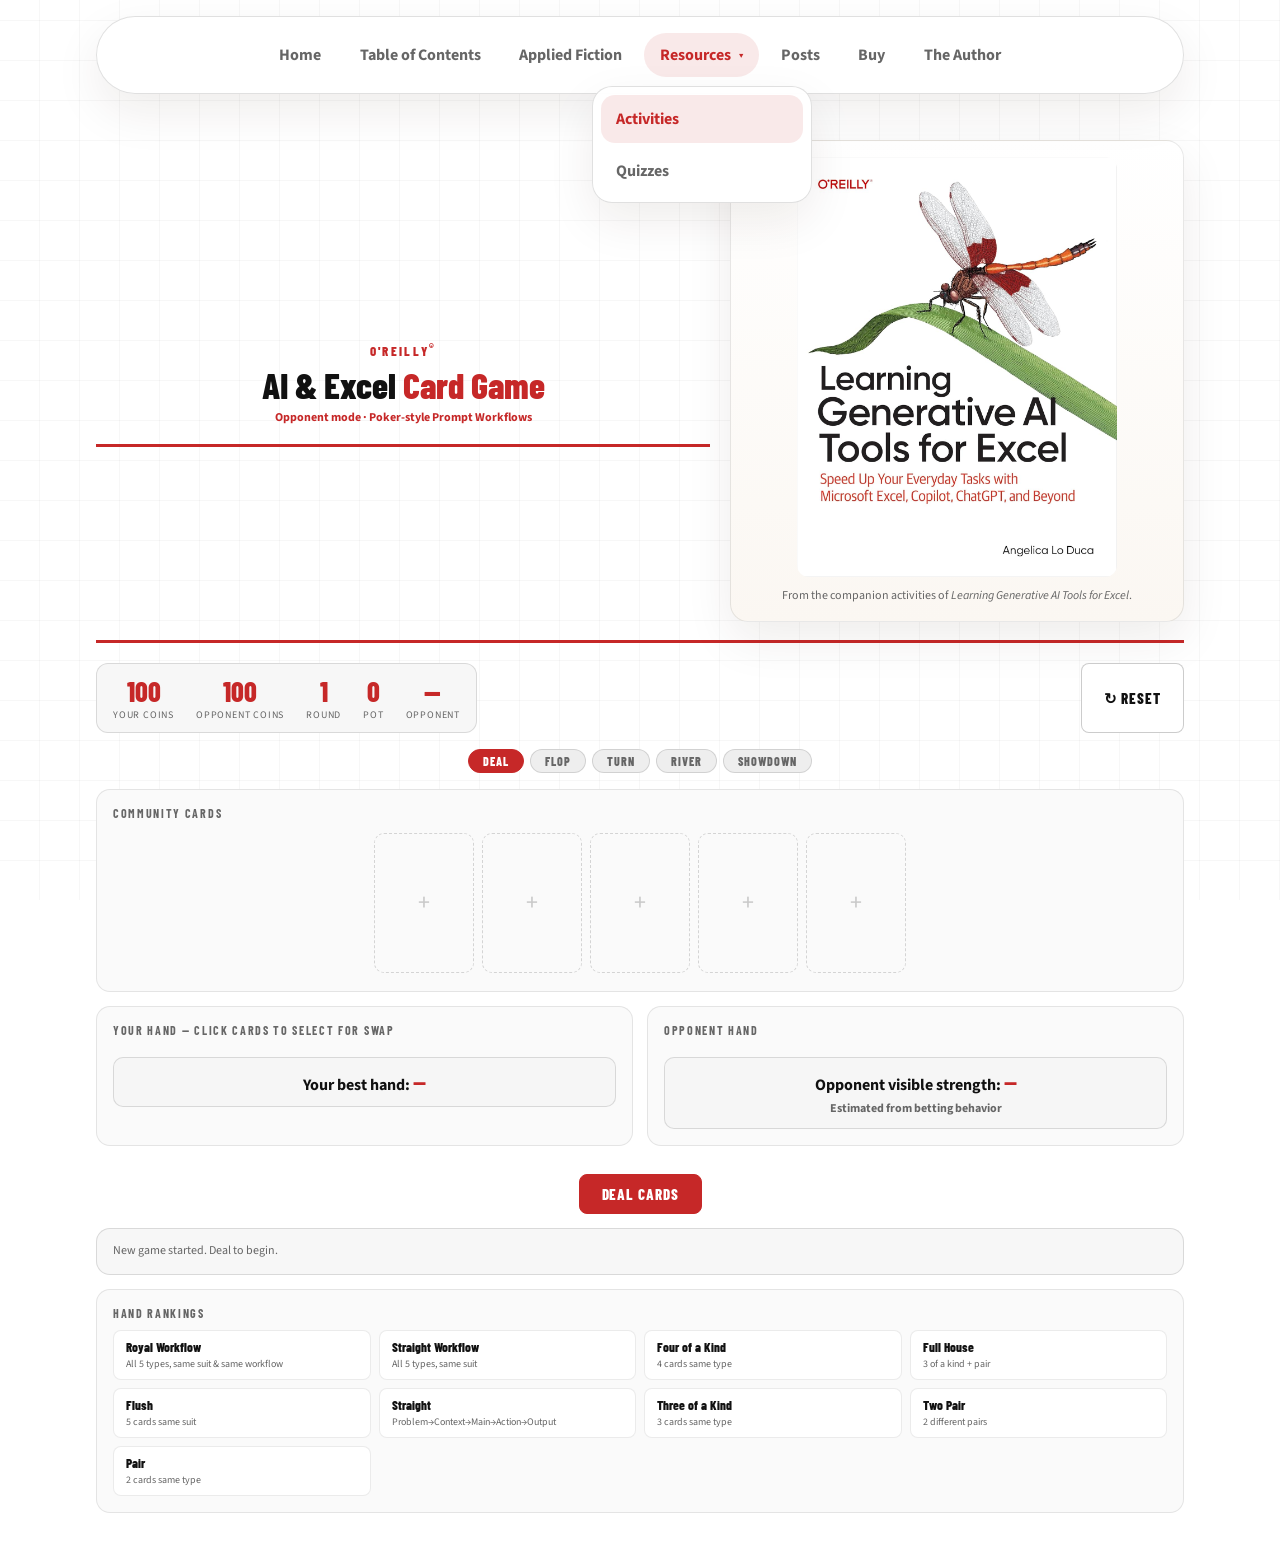
<file: poker.html>
<!DOCTYPE html>
<html lang="en">
<head>
<meta charset="UTF-8" />
<meta name="viewport" content="width=device-width, initial-scale=1.0" />
<title>AI & Excel Card Game — Opponent Mode</title>
<link href="https://fonts.googleapis.com/css2?family=Barlow+Condensed:wght@600;700;800&family=Source+Sans+3:wght@400;600;700&display=swap" rel="stylesheet">
<style>
:root{--red:#c62828;--blue:#1565c0;--green:#2e7d32;--orange:#e65100;--bg:#fff;--soft:#f7f7f7;--line:rgba(0,0,0,.12);--text:#111;--muted:#666;--font-h:'Barlow Condensed',sans-serif;--font-b:'Source Sans 3',sans-serif;}
*{box-sizing:border-box;margin:0;padding:0}body{font-family:var(--font-b);background:#fff;color:var(--text)}body:before{content:"";position:fixed;inset:0;background:repeating-linear-gradient(0deg,transparent,transparent 39px,rgba(0,0,0,.03) 39px,rgba(0,0,0,.03) 40px),repeating-linear-gradient(90deg,transparent,transparent 39px,rgba(0,0,0,.03) 39px,rgba(0,0,0,.03) 40px);z-index:0;pointer-events:none}#app{max-width:1120px;margin:auto;padding:0 16px 36px;position:relative;z-index:1}header{text-align:center;padding:24px 0 18px;border-bottom:3px solid var(--red);margin-bottom:22px}.oreilly-logo{font-family:var(--font-h);font-weight:800;color:var(--red);letter-spacing:.18em;font-size:13px;margin-bottom:8px}h1{font-family:var(--font-h);font-size:36px;line-height:1;font-weight:800}.tagline{font-size:12px;color:var(--red);font-weight:700;margin-top:6px}.info-row{display:flex;gap:12px;flex-wrap:wrap;justify-content:space-between;align-items:stretch;margin-bottom:16px}.score-box{background:var(--soft);border:1px solid var(--line);border-radius:12px;padding:10px 16px;display:flex;gap:22px;flex-wrap:wrap}.score-item{text-align:center}.score-val{font-family:var(--font-h);font-size:28px;font-weight:800;color:var(--red)}.score-lbl{font-size:10px;color:var(--muted);text-transform:uppercase;letter-spacing:.08em}.phase-row{display:flex;gap:6px;justify-content:center;margin-bottom:16px}.phase-dot{font-family:var(--font-h);font-weight:800;letter-spacing:.08em;text-transform:uppercase;font-size:12px;background:#eee;color:#666;border:1px solid var(--line);border-radius:20px;padding:4px 14px}.phase-dot.active{background:var(--red);border-color:var(--red);color:#fff}.section-label{font-family:var(--font-h);font-size:12px;color:var(--muted);text-transform:uppercase;letter-spacing:.14em;margin-bottom:10px;font-weight:700}.zone{background:#fafafa;border:1px solid rgba(0,0,0,.09);border-radius:14px;padding:16px;margin-bottom:14px}.cards-row{display:flex;gap:10px;justify-content:center;flex-wrap:wrap}.card{width:100px;height:140px;border-radius:10px;position:relative;flex-shrink:0;transition:.2s;user-select:none}.card.clickable{cursor:pointer}.card.clickable:hover{transform:translateY(-8px)}.card.selected{transform:translateY(-14px);box-shadow:0 0 0 2px var(--red),0 8px 32px rgba(198,40,40,.25)}.card-inner{width:100%;height:100%;border-radius:10px;overflow:hidden;background:#fff;border:1.5px solid rgba(0,0,0,.13);display:flex;flex-direction:column}.c-header{padding:5px 7px 4px;display:flex;justify-content:space-between;align-items:center;color:#fff}.c-suit-name{font-size:7.5px;font-weight:800;letter-spacing:.04em}.c-wf{font-size:6.5px;opacity:.85}.c-pill{margin:5px 6px 4px;border-radius:10px;padding:2px 0;display:flex;align-items:center;justify-content:center;gap:4px}.c-pill-dot{width:5px;height:5px;border-radius:50%}.c-pill-label{font-size:7.5px;font-weight:800}.c-icon-wrap{flex:1;display:flex;align-items:center;justify-content:center}.c-icon-circle{width:44px;height:44px;border-radius:50%;display:flex;align-items:center;justify-content:center;font-family:var(--font-h);font-size:22px;font-weight:800}.c-body{padding:3px 6px;font-size:6.2px;color:#333;text-align:center;line-height:1.35}.c-footer{padding:2.5px 6px;display:flex;justify-content:space-between;align-items:center;color:#fff;font-size:5.5px;font-weight:800}.suit-chatgpt{background:#c62828}.suit-copilot{background:#1565c0}.suit-python{background:#2e7d32}.suit-addins{background:#e65100}.light-chatgpt{background:#ffebee;color:#c62828}.light-copilot{background:#e3f2fd;color:#1565c0}.light-python{background:#e8f5e9;color:#2e7d32}.light-addins{background:#fff3e0;color:#e65100}.pill-problem{background:#e3f2fd}.dot-problem{background:#1565c0}.txt-problem{color:#0c447c}.pill-context{background:#e0f7fa}.dot-context{background:#00838f}.txt-context{color:#004d56}.pill-main{background:#fffde7}.dot-main{background:#f57f17}.txt-main{color:#633806}.pill-action{background:#f3e5f5}.dot-action{background:#7b1fa2}.txt-action{color:#4a148c}.pill-output{background:#eceff1}.dot-output{background:#37474f}.txt-output{color:#1c313a}.card.facedown{background:#f6f6f6;border:1.5px solid rgba(0,0,0,.12);display:flex;align-items:center;justify-content:center}.card.facedown:after{content:'?';font-family:var(--font-h);font-size:34px;color:rgba(0,0,0,.18)}.community-zone{display:flex;gap:8px;justify-content:center;min-height:145px;align-items:center;flex-wrap:wrap}.community-slot{width:100px;height:140px;border-radius:10px;border:1.5px dashed rgba(0,0,0,.15);display:flex;align-items:center;justify-content:center;color:rgba(0,0,0,.2);font-size:24px}.players-grid{display:grid;grid-template-columns:1fr 1fr;gap:14px}.result-line{margin-top:10px;text-align:center;border-radius:10px;padding:10px;background:#f6f6f6;border:1px solid var(--line);font-weight:700}.result-line strong{font-family:var(--font-h);font-size:22px;color:var(--red)}.btn-row{display:flex;gap:8px;justify-content:center;flex-wrap:wrap;margin:14px 0}.btn{font-family:var(--font-h);font-size:15px;font-weight:800;padding:10px 22px;border-radius:8px;border:1.5px solid transparent;cursor:pointer;letter-spacing:.06em;text-transform:uppercase}.btn-primary{background:var(--red);color:#fff;border-color:var(--red)}.btn-outline{background:#fff;color:#111;border-color:rgba(0,0,0,.2)}.btn-danger{background:#fff;color:var(--red);border-color:var(--red)}.btn:disabled{opacity:.45;cursor:not-allowed}.bet-row{display:flex;gap:8px;align-items:center;justify-content:center;margin:10px 0}.bet-val{font-family:var(--font-h);font-size:24px;font-weight:800;color:var(--red);min-width:50px;text-align:center}.log{background:#f7f7f7;border:1px solid var(--line);border-radius:14px;padding:12px 16px;font-size:12px;color:var(--muted);max-height:110px;overflow:auto;line-height:1.7}.log span{color:#111}.gold{color:var(--red);font-weight:800}.rankings{background:#fafafa;border:1px solid rgba(0,0,0,.09);border-radius:14px;padding:16px;margin-top:14px}.rank-grid{display:grid;grid-template-columns:repeat(auto-fill,minmax(205px,1fr));gap:8px;margin-top:10px}.rank-item{background:#fff;border:1px solid rgba(0,0,0,.08);border-radius:8px;padding:8px 12px}.rank-name{font-family:var(--font-h);font-size:13px;font-weight:800}.rank-desc{font-size:10px;color:var(--muted);margin-top:2px}.modal-bg{position:fixed;inset:0;background:rgba(0,0,0,.7);display:none;align-items:center;justify-content:center;z-index:100}.modal-bg.open{display:flex}.modal{background:#fff;border:2px solid var(--red);border-radius:16px;padding:28px 32px;max-width:460px;width:90%;text-align:center}.modal h2{font-family:var(--font-h);font-size:36px}.modal .big{font-family:var(--font-h);font-size:48px;font-weight:800;color:var(--red);margin:12px}.modal p{color:var(--muted);line-height:1.5}@media(max-width:820px){.players-grid{grid-template-columns:1fr}.score-box{width:100%;justify-content:space-around}.card{width:92px;height:132px}}
.site-nav{display:flex;justify-content:center;align-items:center;gap:1rem;margin:16px auto 22px;padding:1rem 1.25rem;border:1px solid rgba(0,0,0,.12);border-radius:999px;background:rgba(255,255,255,.92);backdrop-filter:blur(14px);box-shadow:0 18px 48px rgba(46,26,18,.08);position:sticky;top:1rem;z-index:20}.nav-links{display:flex;align-items:center;justify-content:center;gap:.4rem;flex-wrap:wrap}.nav-link{text-decoration:none;display:inline-flex;align-items:center;padding:.7rem 1rem;border-radius:999px;color:var(--muted);font-weight:700;transition:background .18s ease,color .18s ease}.nav-link:hover,.nav-link-current{background:rgba(198,40,40,.1);color:var(--red)}.nav-dropdown{position:relative;display:inline-block}.nav-dropdown summary{list-style:none;cursor:pointer}.nav-dropdown summary::-webkit-details-marker{display:none}.nav-dropdown summary::after{content:"▾";margin-left:.45rem;font-size:.8em}.nav-dropdown-menu{position:absolute;top:calc(100% + .55rem);left:50%;transform:translateX(-50%);min-width:220px;width:max-content;max-width:min(280px,calc(100vw - 3rem));padding:.5rem;border:1px solid rgba(0,0,0,.12);border-radius:20px;background:rgba(255,255,255,.98);box-shadow:0 18px 48px rgba(46,26,18,.08);display:grid;gap:.25rem;z-index:25}.nav-dropdown-link{display:block;padding:.8rem .95rem;border-radius:14px;color:var(--muted);font-weight:700;transition:background .18s ease,color .18s ease;text-decoration:none}.nav-dropdown-link:hover,.nav-dropdown-link-current{background:rgba(198,40,40,.1);color:var(--red)}.game-hero{display:grid;grid-template-columns:1.15fr .85fr;gap:20px;align-items:center;margin-bottom:20px}.cover-frame{padding:1rem;border:1px solid rgba(0,0,0,.09);border-radius:18px;background:linear-gradient(180deg,#fff,#fbf7f2);box-shadow:0 18px 48px rgba(46,26,18,.08)}.book-cover{display:block;width:100%;max-width:320px;margin:0 auto;border-radius:12px}.cover-note{margin-top:10px;text-align:center;color:var(--muted);font-size:12px;line-height:1.5}.game-copy{text-align:center;padding:24px 0 18px;border-bottom:3px solid var(--red)}.game-copy h1{font-family:var(--font-h);font-size:36px;line-height:1;font-weight:800}.game-copy .tagline{font-size:12px;color:var(--red);font-weight:700;margin-top:6px}.game-copy .oreilly-logo{font-family:var(--font-h);font-weight:800;color:var(--red);letter-spacing:.18em;font-size:13px;margin-bottom:8px}@media(max-width:820px){.players-grid{grid-template-columns:1fr}.score-box{width:100%;justify-content:space-around}.card{width:92px;height:132px}.site-nav{border-radius:28px}.nav-dropdown-menu{left:50%;transform:translateX(-50%);max-width:min(260px,calc(100vw - 2rem))}.game-hero{grid-template-columns:1fr}.game-copy{text-align:center}.book-cover{max-width:260px}}
</style>
</head>
<body>
<div id="app">
<nav class="site-nav" aria-label="Main navigation">
  <div class="nav-links">
    <a class="nav-link" href="index.html">Home</a>
    <a class="nav-link" href="contents.html">Table of Contents</a>
    <a class="nav-link" href="applied-fiction.html">Applied Fiction</a>
    <details class="nav-dropdown" open>
      <summary class="nav-link nav-link-current">Resources</summary>
      <div class="nav-dropdown-menu">
        <a class="nav-dropdown-link nav-dropdown-link-current" href="activities.html">Activities</a>
        <a class="nav-dropdown-link" href="quiz.html">Quizzes</a>
      </div>
    </details>
    <a class="nav-link" href="posts.html">Posts</a>
    <a class="nav-link" href="buy.html">Buy</a>
    <a class="nav-link" href="author.html">The Author</a>
  </div>
</nav>

<header class="game-hero">
  <div class="game-copy">
    <div class="oreilly-logo">O'REILLY<sup>®</sup></div>
    <h1>AI & Excel <span style="color:var(--red)">Card Game</span></h1>
    <div class="tagline">Opponent mode · Poker-style Prompt Workflows</div>
  </div>
  <div class="cover-frame">
    <img class="book-cover" src="images/cover.jpg" alt="Cover of Learning Generative AI Tools for Excel">
    <div class="cover-note">From the companion activities of <em>Learning Generative AI Tools for Excel</em>.</div>
  </div>
</header>

<div class="info-row">
  <div class="score-box">
    <div class="score-item"><div class="score-val" id="coins">100</div><div class="score-lbl">Your Coins</div></div>
    <div class="score-item"><div class="score-val" id="oppcoins">100</div><div class="score-lbl">Opponent Coins</div></div>
    <div class="score-item"><div class="score-val" id="round">1</div><div class="score-lbl">Round</div></div>
    <div class="score-item"><div class="score-val" id="pot">0</div><div class="score-lbl">Pot</div></div>
    <div class="score-item"><div class="score-val" id="oppstatus">—</div><div class="score-lbl">Opponent</div></div>
  </div>
  <button class="btn btn-outline" onclick="G.reset()">↻ Reset</button>
</div>

<div class="phase-row">
  <div class="phase-dot active" id="ph-deal">Deal</div>
  <div class="phase-dot" id="ph-flop">Flop</div>
  <div class="phase-dot" id="ph-turn">Turn</div>
  <div class="phase-dot" id="ph-river">River</div>
  <div class="phase-dot" id="ph-showdown">Showdown</div>
</div>

<div class="zone">
  <div class="section-label">Community Cards</div>
  <div class="community-zone" id="community-zone"></div>
</div>

<div class="players-grid">
  <div class="zone">
    <div class="section-label">Your Hand — click cards to select for swap</div>
    <div class="cards-row" id="player-hand"></div>
    <div class="result-line">Your best hand: <strong id="your-best">—</strong><br><span id="your-score" style="font-size:12px;color:var(--muted)"></span></div>
  </div>
  <div class="zone">
    <div class="section-label">Opponent Hand</div>
    <div class="cards-row" id="opponent-hand"></div>
    <div class="result-line">Opponent visible strength: <strong id="opp-best">—</strong><br><span id="opp-score" style="font-size:12px;color:var(--muted)">Hidden until showdown</span></div>
  </div>
</div>

<div class="btn-row" id="action-btns"><button class="btn btn-primary" onclick="G.deal()">Deal Cards</button></div>
<div class="bet-row" id="bet-row" style="display:none">
  <button class="btn btn-outline" onclick="G.adjustBet(-5)">−5</button>
  <div class="bet-val" id="bet-val">10</div>
  <button class="btn btn-outline" onclick="G.adjustBet(5)">+5</button>
  <span style="color:var(--muted);font-size:12px">bet</span>
</div>
<div class="log" id="log">Welcome! Deal to start. The opponent now has coins, a hidden hand, and a simple strategy.</div>

<div class="rankings">
  <div class="section-label">Hand Rankings</div>
  <div class="rank-grid">
    <div class="rank-item"><div class="rank-name">Royal Workflow</div><div class="rank-desc">All 5 types, same suit & same workflow</div></div>
    <div class="rank-item"><div class="rank-name">Straight Workflow</div><div class="rank-desc">All 5 types, same suit</div></div>
    <div class="rank-item"><div class="rank-name">Four of a Kind</div><div class="rank-desc">4 cards same type</div></div>
    <div class="rank-item"><div class="rank-name">Full House</div><div class="rank-desc">3 of a kind + pair</div></div>
    <div class="rank-item"><div class="rank-name">Flush</div><div class="rank-desc">5 cards same suit</div></div>
    <div class="rank-item"><div class="rank-name">Straight</div><div class="rank-desc">Problem→Context→Main→Action→Output</div></div>
    <div class="rank-item"><div class="rank-name">Three of a Kind</div><div class="rank-desc">3 cards same type</div></div>
    <div class="rank-item"><div class="rank-name">Two Pair</div><div class="rank-desc">2 different pairs</div></div>
    <div class="rank-item"><div class="rank-name">Pair</div><div class="rank-desc">2 cards same type</div></div>
  </div>
</div>
</div>

<div class="modal-bg" id="modal"><div class="modal"><div id="modal-emoji" style="font-size:40px"></div><h2 id="modal-title"></h2><div class="big" id="modal-score"></div><p id="modal-desc"></p><div class="btn-row"><button class="btn btn-primary" onclick="G.closeModal()">Continue</button></div></div></div>

<script>
const SUITS={chatgpt:{name:'CHATGPT',abbr:'CGT',col:'#c62828'},copilot:{name:'COPILOT',abbr:'CPL',col:'#1565c0'},python:{name:'PYTHON',abbr:'PYT',col:'#2e7d32'},addins:{name:'ADD-INS',abbr:'ADD',col:'#e65100'}};
const TYPES={problem:{label:'Problem'},context:{label:'Context'},main:{label:'Main Point'},action:{label:'Action'},output:{label:'Output'}};
const ICON={problem:'?',context:'▦',main:'◎',action:'⚙',output:'✓'};
const ALL_CARDS=[
['chatgpt',1,'problem','Missing values in dataset.'],['chatgpt',1,'context','Dataset in Excel with missing values in multiple columns.'],['chatgpt',1,'main','Identify missing values and determine the method.'],['chatgpt',1,'action','Use ChatGPT to suggest how to fill or remove missing values.'],['chatgpt',1,'output','Dataset with no missing values, correctly handled.'],['chatgpt',2,'problem','User does not know which Excel formula to use.'],['chatgpt',2,'context','Structured Excel table with numerical and categorical data.'],['chatgpt',2,'main','Generate the correct Excel formula for the metric.'],['chatgpt',2,'action','Describe the task in natural language to ChatGPT.'],['chatgpt',2,'output','Working Excel formula producing the expected result.'],
['copilot',1,'problem','Analyze dataset quickly.'],['copilot',1,'context','Dataset already loaded in Excel as a formatted table.'],['copilot',1,'main','Summarize dataset to extract key metrics by category.'],['copilot',1,'action','Use Copilot to generate a PivotTable.'],['copilot',1,'output','PivotTable with aggregated values by categories.'],['copilot',2,'problem','Dataset contains duplicates or errors.'],['copilot',2,'context','Excel dataset with duplicate rows and inconsistent formatting.'],['copilot',2,'main','Remove duplicates and standardize formats.'],['copilot',2,'action','Use Copilot to detect duplicates and fix formatting.'],['copilot',2,'output','Dataset with no duplicates and consistent formatting.'],
['python',1,'problem','Dataset too large to clean manually.'],['python',1,'context','Large Excel dataset with thousands of rows.'],['python',1,'main','Clean and standardize the dataset automatically.'],['python',1,'action','Write a Python script to process the dataset.'],['python',1,'output','Clean dataset with inconsistencies resolved.'],['python',2,'problem','Need automated data processing.'],['python',2,'context','Multiple datasets in different files to be combined.'],['python',2,'main','Create an automated workflow to process data.'],['python',2,'action','Use Python to load, merge, and analyze datasets.'],['python',2,'output','Automated pipeline combining and processing data.'],
['addins',1,'problem','Dataset lacks important information.'],['addins',1,'context','Dataset missing key attributes from external sources.'],['addins',1,'main','Enrich the dataset by adding new relevant information.'],['addins',1,'action','Use an AI add-in to extract and append new data.'],['addins',1,'output','Dataset with additional consistent external columns.'],['addins',2,'problem','Text data is unstructured.'],['addins',2,'context','Dataset containing free-text entries in columns.'],['addins',2,'main','Transform unstructured text into structured fields.'],['addins',2,'action','Apply AI-based text transformation functions.'],['addins',2,'output','Text organized into structured columns, ready for analysis.']
].map((x,i)=>({id:i,suit:x[0],wf:x[1],type:x[2],body:x[3]}));

const G=(()=>{let deck=[],playerHand=[],oppHand=[],community=[],selected=[],coins=100,oppCoins=100,pot=0,round=1,phase='idle',bet=10,oppFolded=false,playerFolded=false,lastOpp='—',finalModalShown=false;
const TYPE_VAL={problem:1,context:2,main:3,action:4,output:5};
function shuffle(a){a=[...a];for(let i=a.length-1;i>0;i--){const j=Math.floor(Math.random()*(i+1));[a[i],a[j]]=[a[j],a[i]]}return a}
function counts(arr,fn){return arr.reduce((o,x)=>{const k=fn(x);o[k]=(o[k]||0)+1;return o},{})}
function eval5(cards){if(!cards||cards.length<2)return {name:'High Card',pts:10,css:'hand-meh'};let types=cards.map(c=>c.type),suits=cards.map(c=>c.suit),wfs=cards.map(c=>c.wf),vals=cards.map(c=>TYPE_VAL[c.type]).sort((a,b)=>a-b),n=cards.length;let tCount=Object.values(counts(cards,c=>c.type)).sort((a,b)=>b-a),allSuit=suits.every(s=>s===suits[0]),allWf=wfs.every(w=>w===wfs[0]),straight=n===5&&vals.join(',')==='1,2,3,4,5';if(straight&&allSuit&&allWf)return {name:'Royal Workflow',pts:1000};if(straight&&allSuit)return {name:'Straight Workflow',pts:700};if(tCount[0]===4)return {name:'Four of a Kind',pts:600};if(tCount[0]===3&&tCount[1]===2)return {name:'Full House',pts:500};if(n>=5&&allSuit)return {name:'Flush',pts:400};if(straight)return {name:'Straight',pts:300};if(tCount[0]===3)return {name:'Three of a Kind',pts:200};if(tCount[0]===2&&tCount[1]===2)return {name:'Two Pair',pts:150};if(tCount[0]===2)return {name:'Pair',pts:100};return {name:'High Card',pts:10}}
function best(hand,comm){let all=[...hand,...comm];if(all.length<=5)return eval5(all);let b={name:'High Card',pts:0};for(let i=0;i<all.length-4;i++)for(let j=i+1;j<all.length-3;j++)for(let k=j+1;k<all.length-2;k++)for(let l=k+1;l<all.length-1;l++)for(let m=l+1;m<all.length;m++){let h=eval5([all[i],all[j],all[k],all[l],all[m]]);if(h.pts>b.pts)b=h}return b}
function cardHTML(c,idx,click=false){let s=SUITS[c.suit],t=c.type,sel=click&&selected.includes(idx)?'selected':'';return `<div class="card ${click?'clickable':''} ${sel}" ${click?`onclick="G.toggleSelect(${idx})"`:''}><div class="card-inner" style="border-color:${s.col}"><div class="c-header suit-${c.suit}"><span class="c-suit-name">${s.name}</span><span class="c-wf">W${c.wf}</span></div><div class="c-pill pill-${t}"><div class="c-pill-dot dot-${t}"></div><span class="c-pill-label txt-${t}">${TYPES[t].label}</span></div><div class="c-icon-wrap"><div class="c-icon-circle light-${c.suit}">${ICON[t]}</div></div><div class="c-body">${c.body}</div><div class="c-footer suit-${c.suit}"><span>${s.abbr}</span><span>W${c.wf}</span><span>${s.abbr}</span></div></div></div>`}
function facedown(){return '<div class="card facedown"></div>'}
function render(){document.getElementById('player-hand').innerHTML=playerHand.map((c,i)=>cardHTML(c,i,phase==='draw')).join('');document.getElementById('opponent-hand').innerHTML=phase==='showdown'||oppFolded?oppHand.map(c=>cardHTML(c,0,false)).join(''):oppHand.map(()=>facedown()).join('');let html='';for(let i=0;i<5;i++)html+=community[i]?cardHTML(community[i],i,false):'<div class="community-slot">+</div>';document.getElementById('community-zone').innerHTML=html;let yh=playerHand.length?best(playerHand,community):{name:'—',pts:''};let oh=oppHand.length?best(oppHand,community):{name:'—',pts:''};document.getElementById('your-best').textContent=yh.name;document.getElementById('your-score').textContent=yh.pts?`${yh.pts} pts potential`:'';document.getElementById('opp-best').textContent=(phase==='showdown'||oppFolded)?oh.name:opponentHint(oh.pts);document.getElementById('opp-score').textContent=(phase==='showdown'||oppFolded)?`${oh.pts} pts final`:'Estimated from betting behavior';document.getElementById('coins').textContent=coins;document.getElementById('oppcoins').textContent=oppCoins;document.getElementById('round').textContent=round;document.getElementById('pot').textContent=pot;document.getElementById('oppstatus').textContent=lastOpp;['deal','flop','turn','river','showdown'].forEach(p=>document.getElementById('ph-'+p).classList.toggle('active',p===phase));}
function opponentHint(pts){if(!oppHand.length)return '—';if(lastOpp==='RAISE')return 'Strong';if(lastOpp==='CALL')return 'Medium';if(lastOpp==='CHECK')return 'Weak';return 'Hidden'}
function log(msg){let el=document.getElementById('log');el.innerHTML=msg+'<br>'+el.innerHTML}
function buttons(...bs){document.getElementById('action-btns').innerHTML=bs.map(b=>`<button class="btn ${b.cls}" onclick="${b.fn}" ${b.dis?'disabled':''}>${b.label}</button>`).join('');document.getElementById('bet-row').style.display=bs.some(b=>b.bet)?'flex':'none';}
function pay(who,amount){amount=Math.max(0,amount); if(who==='player'){let a=Math.min(coins,amount);coins-=a;pot+=a;return a}else{let a=Math.min(oppCoins,amount);oppCoins-=a;pot+=a;return a}}
function opponentDraw(){let h=best(oppHand,[]);let keepSuit=null,keepWf=null;let suitCounts=counts(oppHand,c=>c.suit),wfCounts=counts(oppHand,c=>c.suit+'-'+c.wf),typeCounts=counts(oppHand,c=>c.type);keepSuit=Object.entries(suitCounts).sort((a,b)=>b[1]-a[1])[0][0];keepWf=Object.entries(wfCounts).sort((a,b)=>b[1]-a[1])[0][0];let drawIdx=[];oppHand.forEach((c,i)=>{let good=c.suit===keepSuit||`${c.suit}-${c.wf}`===keepWf||typeCounts[c.type]>1;if(!good&&drawIdx.length<3)drawIdx.push(i)});drawIdx.forEach(i=>{if(deck.length)oppHand[i]=deck.pop()});log(`Opponent swaps ${drawIdx.length} card${drawIdx.length!==1?'s':''}.`)}
function opponentDecision(stageCost){let h=best(oppHand,community),strength=h.pts;let roll=Math.random();let action='CHECK',raise=0;if(strength>=500||roll<0.12){action='RAISE';raise=Math.max(5,Math.round(bet/2));pay('opp',stageCost+raise)}else if(strength>=150||roll<0.72){action='CALL';pay('opp',stageCost)}else if(stageCost>0&&roll<0.35){action='FOLD';oppFolded=true}else{action='CHECK';pay('opp',Math.max(0,Math.round(stageCost/2)))}lastOpp=action; if(action==='RAISE')log(`Opponent raises. Estimated strength: <span class="gold">strong</span>.`); else if(action==='CALL')log('Opponent calls.'); else if(action==='FOLD')log('Opponent folds.'); else log('Opponent checks.'); return action}
function deal(){if(coins<=0||oppCoins<=0){reset();return}deck=shuffle(ALL_CARDS);playerHand=deck.splice(0,5);oppHand=deck.splice(0,5);community=[];selected=[];pot=0;oppFolded=false;playerFolded=false;lastOpp='—';phase='draw';pay('player',bet);pay('opp',bet);log(`<span>Round ${round}: both ante <span class="gold">${bet}</span> coins.</span>`);render();buttons({label:'Draw (swap selected)',cls:'btn-primary',fn:'G.drawSwap()'},{label:'Check (keep hand)',cls:'btn-outline',fn:'G.flop()'});}
function toggleSelect(i){if(phase!=='draw')return;let x=selected.indexOf(i);x<0?selected.push(i):selected.splice(x,1);render()}
function drawSwap(){let n=selected.length;if(!n){log('Select cards to swap, or Check.');return}selected.sort((a,b)=>b-a).forEach(i=>{if(deck.length)playerHand[i]=deck.pop()});selected=[];log(`You swap ${n} card${n!==1?'s':''}.`);opponentDraw();flop()}
function flop(){if(phase==='draw')opponentDraw();phase='flop';community=deck.splice(0,3);log('Flop revealed.');opponentDecision(Math.round(bet/2));render();if(oppFolded)return winByFold();buttons({label:'Bet & Turn',cls:'btn-primary',fn:'G.turn()',bet:true},{label:'Fold',cls:'btn-danger',fn:'G.fold()'});document.getElementById('bet-val').textContent=bet}
function turn(){phase='turn';pay('player',bet);community.push(deck.pop());log(`You bet <span class="gold">${bet}</span>. Turn revealed.`);opponentDecision(bet);render();if(oppFolded)return winByFold();buttons({label:'Bet & River',cls:'btn-primary',fn:'G.river()',bet:true},{label:'Fold',cls:'btn-danger',fn:'G.fold()'})}
function river(){phase='river';pay('player',bet);community.push(deck.pop());log(`You bet <span class="gold">${bet}</span>. River revealed.`);opponentDecision(bet);render();if(oppFolded)return winByFold();buttons({label:'Showdown!',cls:'btn-primary',fn:'G.showdown()'},{label:'Fold',cls:'btn-danger',fn:'G.fold()'})}
function showdown(){phase='showdown';let yh=best(playerHand,community),oh=best(oppHand,community);let title,desc,emoji;if(yh.pts>oh.pts){coins+=pot;title='You win';emoji='🏆';desc=`${yh.name} beats opponent ${oh.name}. You collect ${pot} coins.`}else if(oh.pts>yh.pts){oppCoins+=pot;title='Opponent wins';emoji='🤖';desc=`Opponent ${oh.name} beats your ${yh.name}. Opponent collects ${pot} coins.`}else{let half=Math.floor(pot/2);coins+=half;oppCoins+=pot-half;title='Split pot';emoji='🤝';desc=`Both have ${yh.name}. Pot is split.`}log(`<span class="gold">Showdown: You ${yh.name} vs Opponent ${oh.name}.</span>`);pot=0;round++;render();modal(emoji,title,'',desc);buttons({label:'Next Round',cls:'btn-primary',fn:'G.deal()'})}
function winByFold(){phase='showdown';coins+=pot;log(`<span class="gold">Opponent folded. You collect ${pot} coins.</span>`);let won=pot;pot=0;round++;render();modal('🏆','Opponent folded',`+${won}`,`You win the pot without showdown.`);buttons({label:'Next Round',cls:'btn-primary',fn:'G.deal()'})}
function fold(){phase='showdown';oppCoins+=pot;log(`You folded. Opponent collects <span class="gold">${pot}</span> coins.`);let lost=pot;pot=0;round++;render();modal('🃏','You folded',`-${lost}`,`Opponent wins the pot.`);buttons({label:'Next Round',cls:'btn-primary',fn:'G.deal()'})}
function adjustBet(d){bet=Math.max(5,Math.min(50,bet+d,coins));document.getElementById('bet-val').textContent=bet}
function reset(){deck=[];playerHand=[];oppHand=[];community=[];selected=[];coins=100;oppCoins=100;pot=0;round=1;phase='deal';bet=10;lastOpp='—';oppFolded=false;finalModalShown=false;document.getElementById('log').innerHTML='New game started. Deal to begin.';buttons({label:'Deal Cards',cls:'btn-primary',fn:'G.deal()'});render()}
function modal(e,t,s,d){document.getElementById('modal-emoji').textContent=e;document.getElementById('modal-title').textContent=t;document.getElementById('modal-score').textContent=s;document.getElementById('modal-desc').textContent=d;document.getElementById('modal').classList.add('open')}
function closeModal(){document.getElementById('modal').classList.remove('open');if((coins<=0||oppCoins<=0)&&!finalModalShown){finalModalShown=true;modal(coins>oppCoins?'🏆':'💸',coins>oppCoins?'Game won':'Game lost','',`Final coins — You: ${coins}, Opponent: ${oppCoins}`);buttons({label:'New Game',cls:'btn-primary',fn:'G.reset()'})}}
reset();return{deal,drawSwap,toggleSelect,flop,turn,river,showdown,fold,reset,adjustBet,closeModal};})();
</script>
</body>
</html>
</file>
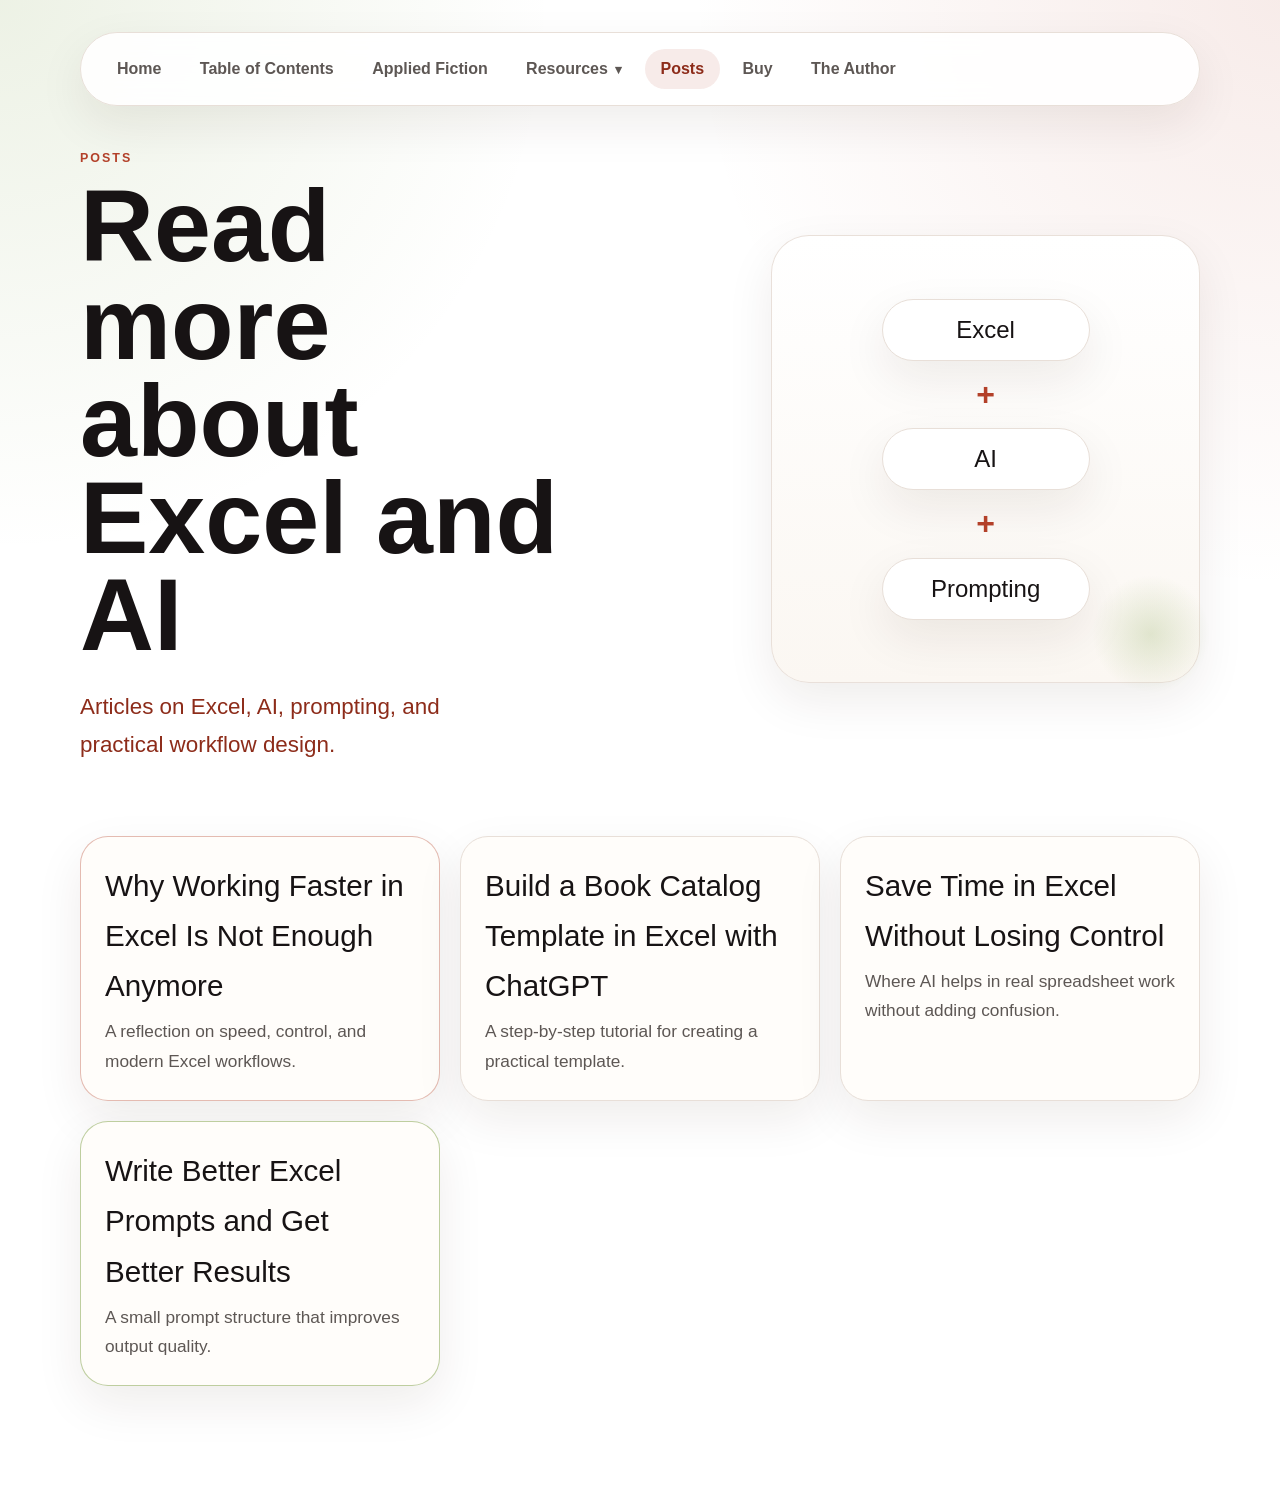
<file: posts.html>
<!DOCTYPE html>
<html lang="en">
  <head>
    <meta charset="UTF-8" />
    <meta name="viewport" content="width=device-width, initial-scale=1.0" />
    <title>Posts | Learning Generative AI Tools for Excel</title>
    <meta
      name="description"
      content="Read selected posts by Angelica Lo Duca about Excel, AI, and data workflows."
    />
    <link rel="stylesheet" href="styles.css" />
  </head>
  <body>
    <div class="page-shell">
      <nav class="site-nav" aria-label="Main navigation">
        <div class="nav-links">
          <a class="nav-link" href="index.html">Home</a>
          <a class="nav-link" href="contents.html">Table of Contents</a>
          <a class="nav-link" href="applied-fiction.html">Applied Fiction</a>
          <details class="nav-dropdown">
            <summary class="nav-link">Resources</summary>
            <div class="nav-dropdown-menu">
              <a class="nav-dropdown-link" href="activities.html">Activities</a>
              <a class="nav-dropdown-link" href="quiz.html">Quizzes</a>
            </div>
          </details>
          <a class="nav-link nav-link-current" href="posts.html">Posts</a>
          <a class="nav-link" href="buy.html">Buy</a>
          <a class="nav-link" href="author.html">The Author</a>
        </div>
      </nav>

      <header class="hero hero-secondary">
        <div class="hero-copy">
          <p class="eyebrow">Posts</p>
          <h1>Read more about Excel and AI</h1>
          <p class="subtitle">
            Articles on Excel, AI, prompting, and practical workflow design.
          </p>
        </div>
        <div class="hero-art">
          <div class="cover-frame concept-frame">
            <div class="concept-panel">
              <span class="concept-chip">Excel</span>
              <span class="concept-plus">+</span>
              <span class="concept-chip">AI</span>
              <span class="concept-plus">+</span>
              <span class="concept-chip">Prompting</span>
            </div>
          </div>
        </div>
      </header>

      <main>
        <section class="section posts">
          <div class="buy-grid">
            <a
              class="buy-card"
              href="https://medium.com/@alod83/why-working-faster-in-excel-is-not-enough-anymore-a60c240a78db"
              target="_blank"
              rel="noreferrer"
            >
              <span class="store-name">Why Working Faster in Excel Is Not Enough Anymore</span>
              <span class="store-copy">A reflection on speed, control, and modern Excel workflows.</span>
            </a>
            <a
              class="buy-card"
              href="https://medium.com/towards-artificial-intelligence/build-a-book-catalog-template-in-excel-with-chatgpt-a-step-by-step-tutorial-1428e2130104"
              target="_blank"
              rel="noreferrer"
            >
              <span class="store-name">Build a Book Catalog Template in Excel with ChatGPT</span>
              <span class="store-copy">A step-by-step tutorial for creating a practical template.</span>
            </a>
            <a
              class="buy-card"
              href="https://medium.com/datadriveninvestor/save-time-in-excel-without-losing-control-here-is-where-ai-actually-helps-0ba4c9cfd046"
              target="_blank"
              rel="noreferrer"
            >
              <span class="store-name">Save Time in Excel Without Losing Control</span>
              <span class="store-copy">Where AI helps in real spreadsheet work without adding confusion.</span>
            </a>
            <a
              class="buy-card"
              href="https://medium.com/@alod83/write-better-excel-prompts-and-get-better-results-the-small-structure-that-changes-everything-e35bc5e2e31b"
              target="_blank"
              rel="noreferrer"
            >
              <span class="store-name">Write Better Excel Prompts and Get Better Results</span>
              <span class="store-copy">A small prompt structure that improves output quality.</span>
            </a>
          </div>
        </section>
      </main>
    </div>
  </body>
</html>
</file>
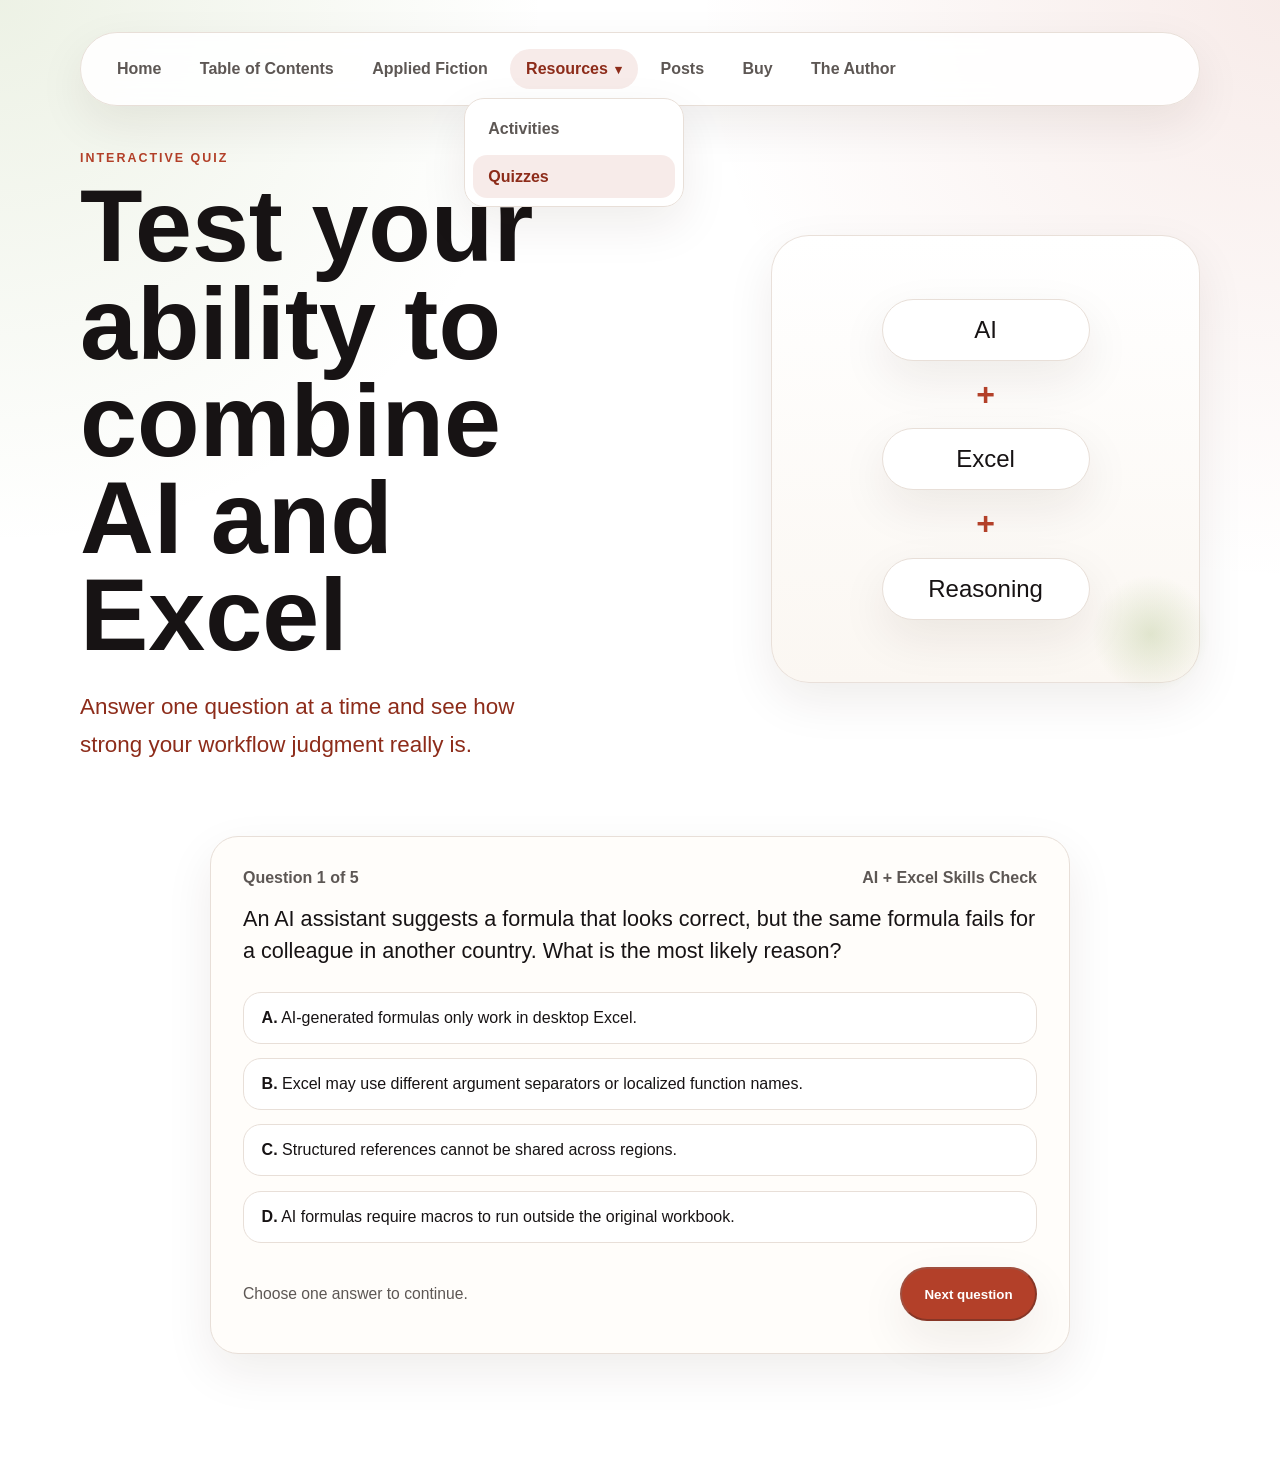
<file: quiz.html>
<!DOCTYPE html>
<html lang="en">
  <head>
    <meta charset="UTF-8" />
    <meta name="viewport" content="width=device-width, initial-scale=1.0" />
    <title>Test Your AI + Excel Skills</title>
    <meta
      name="description"
      content="An interactive quiz to test your ability to combine AI and Excel."
    />
    <link rel="stylesheet" href="styles.css" />
    <style>
      .quiz-shell {
        max-width: 860px;
        margin: 0 auto;
      }

      .quiz-card {
        border: 1px solid var(--line);
        border-radius: var(--radius);
        background: var(--surface);
        box-shadow: var(--shadow);
        padding: 2rem;
      }

      .quiz-meta {
        display: flex;
        justify-content: space-between;
        gap: 1rem;
        margin-bottom: 1rem;
        color: var(--muted);
        font-weight: 700;
      }

      .quiz-question {
        font-size: 1.35rem;
        line-height: 1.5;
        color: var(--ink);
        margin-bottom: 1.5rem;
      }

      .quiz-options {
        display: grid;
        gap: 0.9rem;
      }

      .quiz-option {
        display: block;
        width: 100%;
        text-align: left;
        padding: 1rem 1.1rem;
        border: 1px solid var(--line);
        border-radius: 18px;
        background: #fff;
        color: var(--ink);
        font: inherit;
        cursor: pointer;
        transition: border-color 180ms ease, transform 180ms ease, box-shadow 180ms ease,
          background 180ms ease;
      }

      .quiz-option:hover {
        transform: translateY(-1px);
        border-color: rgba(179, 64, 41, 0.45);
      }

      .quiz-option.selected {
        border-color: var(--rust);
        background: rgba(179, 64, 41, 0.08);
        box-shadow: 0 10px 28px rgba(46, 26, 18, 0.08);
      }

      .quiz-actions {
        display: flex;
        justify-content: space-between;
        align-items: center;
        gap: 1rem;
        margin-top: 1.5rem;
      }

      .quiz-hint {
        color: var(--muted);
        font-size: 0.98rem;
      }

      .quiz-results {
        display: none;
      }

      .quiz-results.open {
        display: block;
      }

      .result-score {
        font-family: "Avenir Next Condensed", "Arial Narrow", sans-serif;
        font-size: clamp(2.6rem, 5vw, 4.3rem);
        line-height: 1;
        color: var(--rust);
        margin: 0.5rem 0 1rem;
      }

      .result-success,
      .result-errors {
        margin-top: 1.5rem;
      }

      .result-errors {
        display: grid;
        gap: 1rem;
      }

      .result-error {
        border: 1px solid var(--line);
        border-radius: 18px;
        background: #fff;
        padding: 1rem 1.1rem;
      }

      .result-error h3 {
        font-size: 1.2rem;
        margin-bottom: 0.45rem;
      }

      .result-error p {
        margin: 0.3rem 0;
        color: var(--muted);
        line-height: 1.65;
      }

      .result-error strong {
        color: var(--ink);
      }

      @media (max-width: 640px) {
        .quiz-card {
          padding: 1.25rem;
        }

        .quiz-actions {
          flex-direction: column;
          align-items: stretch;
        }

        .quiz-actions .button {
          width: 100%;
        }
      }
    </style>
  </head>
  <body>
    <div class="page-shell">
      <nav class="site-nav" aria-label="Main navigation">
        <div class="nav-links">
          <a class="nav-link" href="index.html">Home</a>
          <a class="nav-link" href="contents.html">Table of Contents</a>
          <a class="nav-link" href="applied-fiction.html">Applied Fiction</a>
          <details class="nav-dropdown" open>
            <summary class="nav-link nav-link-current">Resources</summary>
            <div class="nav-dropdown-menu">
              <a class="nav-dropdown-link" href="activities.html">Activities</a>
              <a class="nav-dropdown-link nav-dropdown-link-current" href="quiz.html">Quizzes</a>
            </div>
          </details>
          <a class="nav-link" href="posts.html">Posts</a>
          <a class="nav-link" href="buy.html">Buy</a>
          <a class="nav-link" href="author.html">The Author</a>
        </div>
      </nav>

      <header class="hero hero-secondary">
        <div class="hero-copy">
          <p class="eyebrow">Interactive Quiz</p>
          <h1>Test your ability to combine AI and Excel</h1>
          <p class="subtitle">
            Answer one question at a time and see how strong your workflow judgment really is.
          </p>
        </div>
        <div class="hero-art">
          <div class="cover-frame concept-frame">
            <div class="concept-panel">
              <span class="concept-chip">AI</span>
              <span class="concept-plus">+</span>
              <span class="concept-chip">Excel</span>
              <span class="concept-plus">+</span>
              <span class="concept-chip">Reasoning</span>
            </div>
          </div>
        </div>
      </header>

      <main class="quiz-shell">
        <section class="section">
          <div id="quiz-card" class="quiz-card">
            <div class="quiz-meta">
              <span id="quiz-progress">Question 1 of 5</span>
              <span id="quiz-topic">AI + Excel Skills Check</span>
            </div>
            <div id="quiz-question" class="quiz-question"></div>
            <div id="quiz-options" class="quiz-options"></div>
            <div class="quiz-actions">
              <span class="quiz-hint" id="quiz-hint">Choose one answer to continue.</span>
              <button id="quiz-next" class="button button-primary" disabled>Next question</button>
            </div>
          </div>

          <div id="quiz-results" class="quiz-card quiz-results">
            <p class="eyebrow">Results</p>
            <h2>Your final score</h2>
            <div id="result-score" class="result-score"></div>
            <p id="result-summary" class="lede"></p>
            <div id="result-success" class="result-success"></div>
            <div id="result-errors" class="result-errors"></div>
            <div class="hero-actions">
              <button id="restart-quiz" class="button button-primary">Try again</button>
            </div>
          </div>
        </section>
      </main>
    </div>

    <script>
      const quizData = [
        {
          question:
            "An AI assistant suggests a formula that looks correct, but the same formula fails for a colleague in another country. What is the most likely reason?",
          options: [
            "AI-generated formulas only work in desktop Excel.",
            "Excel may use different argument separators or localized function names.",
            "Structured references cannot be shared across regions.",
            "AI formulas require macros to run outside the original workbook."
          ],
          correct: 1,
          explanation:
            "Excel can vary by locale. Some regions use commas, others semicolons, and function names may also be translated, so a syntactically valid formula can still fail in another language setting."
        },
        {
          question:
            "You want AI to help analyze sales data with product categories and dates. Which prompt is most likely to produce an actionable result?",
          options: [
            '\"Analyze this spreadsheet and tell me something interesting.\"',
            '\"Summarize the workbook.\"',
            '\"Using the Sales table, identify the top 5 product categories by revenue in Q1 and suggest one chart for comparing them.\"',
            '\"Find trends in Excel.\"'
          ],
          correct: 2,
          explanation:
            "The strongest prompt gives the model a concrete dataset reference, a clear metric, a time scope, and an expected output. That reduces ambiguity and raises the chances of getting a useful answer."
        },
        {
          question:
            "In a real Excel workflow, when does generative AI tend to add the most value?",
          options: [
            "When the goal is still vague but the user wants quick inspiration.",
            "When the objective is clear, even if the technical implementation is not.",
            "Only when the workbook already contains VBA macros.",
            "Only when the task is purely visual rather than analytical."
          ],
          correct: 1,
          explanation:
            "AI is most effective when the user knows what they want to achieve but needs help with execution, structure, formulas, reasoning, or presentation. Clear goals make the tool far more reliable."
        },
        {
          question:
            "An AI tool suggests a chart for your dataset. What is the best standard for judging whether that suggestion is actually good?",
          options: [
            "It uses more data points than the alternatives.",
            "It looks more advanced than a PivotTable.",
            "It supports the analytical question better than the competing chart choices.",
            "It matches the workbook theme and color palette."
          ],
          correct: 2,
          explanation:
            "A chart is only useful if it helps answer the question behind the analysis. Visual sophistication or styling is secondary to analytical fit."
        },
        {
          question:
            "Why does prompt structure matter so much when combining AI and Excel?",
          options: [
            "Because Excel accepts only prompts with a fixed formal syntax.",
            "Because structured prompts reduce ambiguity and make the expected output easier to generate correctly.",
            "Because AI can only create formulas from structured prompts.",
            "Because unstructured prompts work only with Copilot, not with other tools."
          ],
          correct: 1,
          explanation:
            "Prompt structure matters because it clarifies the task, the context, and the format of the answer. That improves both relevance and reliability across different AI tools."
        }
      ];

      const progressEl = document.getElementById("quiz-progress");
      const questionEl = document.getElementById("quiz-question");
      const optionsEl = document.getElementById("quiz-options");
      const nextBtn = document.getElementById("quiz-next");
      const hintEl = document.getElementById("quiz-hint");
      const quizCardEl = document.getElementById("quiz-card");
      const resultsEl = document.getElementById("quiz-results");
      const scoreEl = document.getElementById("result-score");
      const summaryEl = document.getElementById("result-summary");
      const successEl = document.getElementById("result-success");
      const errorsEl = document.getElementById("result-errors");
      const restartBtn = document.getElementById("restart-quiz");

      let currentQuestion = 0;
      let selectedOption = null;
      let answers = [];

      function renderQuestion() {
        const item = quizData[currentQuestion];
        progressEl.textContent = `Question ${currentQuestion + 1} of ${quizData.length}`;
        questionEl.textContent = item.question;
        optionsEl.innerHTML = "";
        selectedOption = answers[currentQuestion] ?? null;

        item.options.forEach((option, index) => {
          const button = document.createElement("button");
          button.type = "button";
          button.className = "quiz-option";
          if (selectedOption === index) button.classList.add("selected");
          button.innerHTML = `<strong>${String.fromCharCode(65 + index)}.</strong> ${option}`;
          button.addEventListener("click", () => {
            selectedOption = index;
            answers[currentQuestion] = index;
            [...optionsEl.children].forEach((child) => child.classList.remove("selected"));
            button.classList.add("selected");
            nextBtn.disabled = false;
            hintEl.textContent =
              currentQuestion === quizData.length - 1
                ? "Your last answer is selected. Finish the quiz."
                : "Answer selected. Continue when ready.";
          });
          optionsEl.appendChild(button);
        });

        nextBtn.disabled = selectedOption === null;
        hintEl.textContent =
          selectedOption === null
            ? "Choose one answer to continue."
            : currentQuestion === quizData.length - 1
              ? "Your last answer is selected. Finish the quiz."
              : "Answer selected. Continue when ready.";
        nextBtn.textContent =
          currentQuestion === quizData.length - 1 ? "Finish quiz" : "Next question";
      }

      function showResults() {
        const incorrect = [];
        let correctCount = 0;

        quizData.forEach((item, index) => {
          if (answers[index] === item.correct) {
            correctCount += 1;
          } else {
            incorrect.push({
              index,
              question: item.question,
              chosen: answers[index],
              correct: item.correct,
              explanation: item.explanation,
              options: item.options
            });
          }
        });

        quizCardEl.style.display = "none";
        resultsEl.classList.add("open");
        scoreEl.textContent = `${correctCount} / ${quizData.length}`;

        if (correctCount === quizData.length) {
          summaryEl.textContent =
            "Congratulations. You answered every question correctly and showed strong judgment in combining AI and Excel.";
          successEl.innerHTML =
            '<div class="result-error"><h3>Excellent result</h3><p>You balanced prompt quality, analytical thinking, and workflow awareness across all five questions.</p></div>';
          errorsEl.innerHTML = "";
        } else {
          summaryEl.textContent =
            `You answered ${correctCount} out of ${quizData.length} correctly. Review the questions below to see where your reasoning can become stronger.`;
          successEl.innerHTML = "";
          errorsEl.innerHTML = incorrect
            .map((item) => {
              const chosenText =
                item.chosen === undefined
                  ? "No answer selected"
                  : item.options[item.chosen];
              return `
                <div class="result-error">
                  <h3>Question ${item.index + 1}</h3>
                  <p><strong>Your answer:</strong> ${chosenText}</p>
                  <p><strong>Correct answer:</strong> ${item.options[item.correct]}</p>
                  <p><strong>Why:</strong> ${item.explanation}</p>
                </div>
              `;
            })
            .join("");
        }
      }

      nextBtn.addEventListener("click", () => {
        if (selectedOption === null) return;
        if (currentQuestion === quizData.length - 1) {
          showResults();
          return;
        }
        currentQuestion += 1;
        renderQuestion();
      });

      restartBtn.addEventListener("click", () => {
        currentQuestion = 0;
        selectedOption = null;
        answers = [];
        resultsEl.classList.remove("open");
        quizCardEl.style.display = "block";
        successEl.innerHTML = "";
        errorsEl.innerHTML = "";
        renderQuestion();
      });

      renderQuestion();
    </script>
  </body>
</html>
</file>
<file: styles.css>
:root {
  --bg: #ffffff;
  --surface: #fffdfa;
  --ink: #171314;
  --muted: #5d5754;
  --line: #e8dfd8;
  --rust: #b34029;
  --rust-deep: #8d2c1a;
  --leaf: #7ea047;
  --leaf-deep: #506d28;
  --shadow: 0 18px 48px rgba(46, 26, 18, 0.08);
  --radius: 28px;
}

* {
  box-sizing: border-box;
}

html {
  scroll-behavior: smooth;
}

body {
  margin: 0;
  background:
    radial-gradient(circle at top left, rgba(126, 160, 71, 0.14), transparent 28%),
    radial-gradient(circle at top right, rgba(179, 64, 41, 0.1), transparent 30%),
    var(--bg);
  color: var(--ink);
  font-family: "Avenir Next", "Trebuchet MS", "Segoe UI", sans-serif;
}

img {
  display: block;
  max-width: 100%;
}

a {
  color: inherit;
  text-decoration: none;
}

.page-shell {
  width: min(1120px, calc(100% - 2rem));
  margin: 0 auto;
  padding: 2rem 0 4rem;
}

.site-nav {
  display: flex;
  align-items: center;
  justify-content: space-between;
  gap: 1.5rem;
  margin-bottom: 2rem;
  padding: 1rem 1.25rem;
  border: 1px solid var(--line);
  border-radius: 999px;
  background: rgba(255, 255, 255, 0.9);
  box-shadow: var(--shadow);
  position: sticky;
  top: 1rem;
  z-index: 10;
  backdrop-filter: blur(14px);
}

.brand-mark {
  font-family: "Avenir Next Condensed", "Arial Narrow", sans-serif;
  font-size: 1.1rem;
  font-weight: 700;
  color: var(--ink);
}

.nav-links {
  display: flex;
  align-items: center;
  gap: 0.4rem;
  flex-wrap: wrap;
  justify-content: flex-end;
}

.nav-link {
  display: inline-flex;
  align-items: center;
  padding: 0.7rem 1rem;
  border-radius: 999px;
  color: var(--muted);
  font-weight: 700;
  transition: background 180ms ease, color 180ms ease;
}

.nav-link:hover,
.nav-link-current {
  background: rgba(179, 64, 41, 0.1);
  color: var(--rust-deep);
}

.nav-dropdown {
  position: relative;
  display: inline-block;
}

.nav-dropdown summary {
  list-style: none;
  cursor: pointer;
}

.nav-dropdown summary::-webkit-details-marker {
  display: none;
}

.nav-dropdown summary::after {
  content: "▾";
  margin-left: 0.45rem;
  font-size: 0.8em;
}

.nav-dropdown-menu {
  position: absolute;
  top: calc(100% + 0.55rem);
  left: 50%;
  transform: translateX(-50%);
  min-width: 220px;
  width: max-content;
  max-width: min(280px, calc(100vw - 3rem));
  padding: 0.5rem;
  border: 1px solid var(--line);
  border-radius: 20px;
  background: rgba(255, 255, 255, 0.98);
  box-shadow: var(--shadow);
  display: grid;
  gap: 0.25rem;
  z-index: 25;
}

.nav-dropdown-link {
  display: block;
  padding: 0.8rem 0.95rem;
  border-radius: 14px;
  color: var(--muted);
  font-weight: 700;
  transition: background 180ms ease, color 180ms ease;
}

.nav-dropdown-link:hover,
.nav-dropdown-link-current {
  background: rgba(179, 64, 41, 0.1);
  color: var(--rust-deep);
}

.hero {
  display: grid;
  grid-template-columns: 1.2fr 0.8fr;
  gap: 3rem;
  align-items: center;
  min-height: 92vh;
}

.eyebrow,
.section-kicker,
.timeline-label {
  text-transform: uppercase;
  letter-spacing: 0.16em;
  font-size: 0.78rem;
  color: var(--rust);
  font-weight: 700;
}

h1,
h2,
h3 {
  font-family: "Avenir Next Condensed", "Arial Narrow", "Avenir Next", sans-serif;
  line-height: 0.95;
  margin: 0;
}

h1 {
  font-size: clamp(3.5rem, 8vw, 6.7rem);
  max-width: 9ch;
  margin-top: 0.75rem;
}

h2 {
  font-size: clamp(2.2rem, 4vw, 3.3rem);
  max-width: 12ch;
}

.section-heading h2 {
  max-width: none;
}

h3 {
  font-size: 1.55rem;
}

.subtitle,
.lede,
.card p,
.timeline-card p,
.author-panel p,
.buy-card,
.extract-card p {
  font-size: 1.08rem;
  line-height: 1.7;
  color: var(--muted);
}

.subtitle {
  font-size: 1.4rem;
  max-width: 28rem;
  margin: 1.5rem 0 1rem;
  color: var(--rust-deep);
}

.lede {
  max-width: 40rem;
}

.hero-actions {
  display: flex;
  flex-wrap: wrap;
  gap: 1rem;
  margin-top: 2rem;
}

.button {
  display: inline-flex;
  align-items: center;
  justify-content: center;
  min-height: 3.4rem;
  padding: 0 1.4rem;
  border-radius: 999px;
  font-weight: 700;
  transition: transform 180ms ease, box-shadow 180ms ease, background 180ms ease;
}

.button:hover,
.buy-card:hover {
  transform: translateY(-2px);
}

.button-primary {
  background: var(--rust);
  color: #fff;
  box-shadow: var(--shadow);
}

.button-secondary {
  border: 1px solid var(--line);
  background: rgba(255, 255, 255, 0.82);
}

.hero-art {
  position: relative;
}

.cover-frame {
  position: relative;
  padding: 1.1rem;
  border: 1px solid rgba(232, 223, 216, 0.95);
  border-radius: calc(var(--radius) + 10px);
  background: linear-gradient(180deg, #fff, #fbf7f2);
  box-shadow: var(--shadow);
}

.cover-frame::after {
  content: "";
  position: absolute;
  inset: auto -1rem -1rem auto;
  width: 8rem;
  height: 8rem;
  border-radius: 50%;
  background: radial-gradient(circle, rgba(126, 160, 71, 0.22), transparent 65%);
  pointer-events: none;
}

.cover-frame img {
  width: 100%;
  border-radius: calc(var(--radius) - 8px);
}

.hero-secondary {
  min-height: auto;
  padding-bottom: 0.5rem;
}

.concept-frame {
  display: grid;
  place-items: center;
  min-height: 28rem;
}

.concept-panel {
  display: flex;
  flex-direction: column;
  align-items: center;
  gap: 0.95rem;
}

.concept-chip {
  min-width: 13rem;
  padding: 1rem 1.4rem;
  border: 1px solid var(--line);
  border-radius: 999px;
  background: #fff;
  color: var(--ink);
  text-align: center;
  font-family: "Avenir Next Condensed", "Arial Narrow", sans-serif;
  font-size: 1.5rem;
  box-shadow: var(--shadow);
}

.concept-plus {
  color: var(--rust);
  font-size: 2rem;
  font-weight: 700;
}

.section {
  padding: 3rem 0;
}

.section-heading {
  margin-bottom: 1.6rem;
}

.info-grid,
.extract-grid,
.buy-grid {
  display: grid;
  grid-template-columns: repeat(3, minmax(0, 1fr));
  gap: 1.25rem;
}

.buy-grid-two {
  grid-template-columns: repeat(3, minmax(0, 1fr));
}

.card,
.extract-card,
.buy-card,
.author-panel,
.timeline-card,
.toc-card {
  border: 1px solid var(--line);
  border-radius: var(--radius);
  background: var(--surface);
  box-shadow: var(--shadow);
}

.card,
.extract-card,
.timeline-card,
.toc-card {
  padding: 1.6rem;
}

.toc-card {
  display: grid;
  gap: 0.8rem;
  background:
    linear-gradient(180deg, rgba(126, 160, 71, 0.08), rgba(179, 64, 41, 0.04)),
    var(--surface);
}

.toc-card p {
  margin: 0;
  font-size: 1.08rem;
  line-height: 1.6;
  color: var(--ink);
}

.video-heading {
  margin-top: 2rem;
}

.video-frame {
  overflow: hidden;
  border: 1px solid var(--line);
  border-radius: var(--radius);
  background: var(--surface);
  box-shadow: var(--shadow);
}

.video-frame iframe {
  display: block;
  width: 100%;
  aspect-ratio: 16 / 9;
  border: 0;
}

.card h3,
.timeline-card h3 {
  margin-bottom: 0.75rem;
}

.timeline {
  display: grid;
  grid-template-columns: repeat(2, minmax(0, 1fr));
  gap: 1.25rem;
}

.timeline-card {
  position: relative;
  overflow: hidden;
}

.timeline-card::before {
  content: "";
  position: absolute;
  inset: 0 auto 0 0;
  width: 8px;
  background: linear-gradient(180deg, var(--rust), var(--leaf));
}

.timeline-card > * {
  position: relative;
  left: 0.5rem;
}

.extract-card {
  background:
    linear-gradient(180deg, rgba(126, 160, 71, 0.12), transparent 40%),
    var(--surface);
}

.extract-card p {
  color: var(--ink);
  font-size: 1.24rem;
  margin: 0 0 1rem;
}

.extract-card cite {
  font-style: normal;
  color: var(--rust);
  font-weight: 700;
}

.author-panel {
  display: grid;
  grid-template-columns: 0.9fr 1.1fr;
  gap: 2rem;
  padding: 2rem;
  background:
    linear-gradient(120deg, rgba(179, 64, 41, 0.08), rgba(126, 160, 71, 0.08)),
    #fff;
}

.intro .author-panel,
.highlights .author-panel,
.extracts .author-panel,
.buy .author-panel,
.resources .author-panel,
.toc-section .author-panel,
.activities .author-panel {
  grid-template-columns: 1fr;
}

.author-photo-frame {
  padding: 0.8rem;
  align-self: start;
}

.author-photo {
  width: 100%;
  max-width: 360px;
  aspect-ratio: 4 / 5;
  object-fit: cover;
  object-position: 60% center;
  border-radius: calc(var(--radius) - 8px);
}

.author-title {
  font-size: clamp(2.7rem, 5vw, 4.2rem);
  max-width: none;
}

.author-links {
  margin-top: 1.25rem;
}

.buy-card {
  display: flex;
  flex-direction: column;
  gap: 0.35rem;
  padding: 1.5rem;
  transition: transform 180ms ease, box-shadow 180ms ease;
}

.store-name {
  font-family: "Avenir Next Condensed", "Arial Narrow", sans-serif;
  font-size: 1.85rem;
  color: var(--ink);
}

.store-copy {
  color: var(--muted);
}

.buy-card:first-child {
  border-color: rgba(179, 64, 41, 0.35);
}

.buy-card:last-child {
  border-color: rgba(126, 160, 71, 0.5);
}

@media (max-width: 920px) {
  .site-nav,
  .hero,
  .author-panel,
  .timeline,
  .info-grid,
  .extract-grid,
  .buy-grid {
    grid-template-columns: 1fr;
  }

  .site-nav {
    display: grid;
    justify-content: stretch;
    border-radius: 28px;
  }

  .nav-links {
    justify-content: flex-start;
  }

  .nav-dropdown-menu {
    left: 50%;
    transform: translateX(-50%);
    max-width: min(260px, calc(100vw - 2rem));
  }

  .hero,
  .author-panel,
  .timeline,
  .info-grid,
  .extract-grid,
  .buy-grid,
  .buy-grid-two {
    grid-template-columns: 1fr;
  }

  .hero {
    min-height: auto;
    padding-top: 1rem;
  }

  h1 {
    max-width: 11ch;
  }
}

@media (max-width: 640px) {
  .page-shell {
    width: min(100% - 1.25rem, 1120px);
    padding-top: 1rem;
  }

  h1 {
    font-size: clamp(3rem, 16vw, 4.6rem);
  }

  h2 {
    max-width: none;
  }

  .button {
    width: 100%;
  }
}
.section.author {
  padding-top: 1.25rem;
}
</file>
